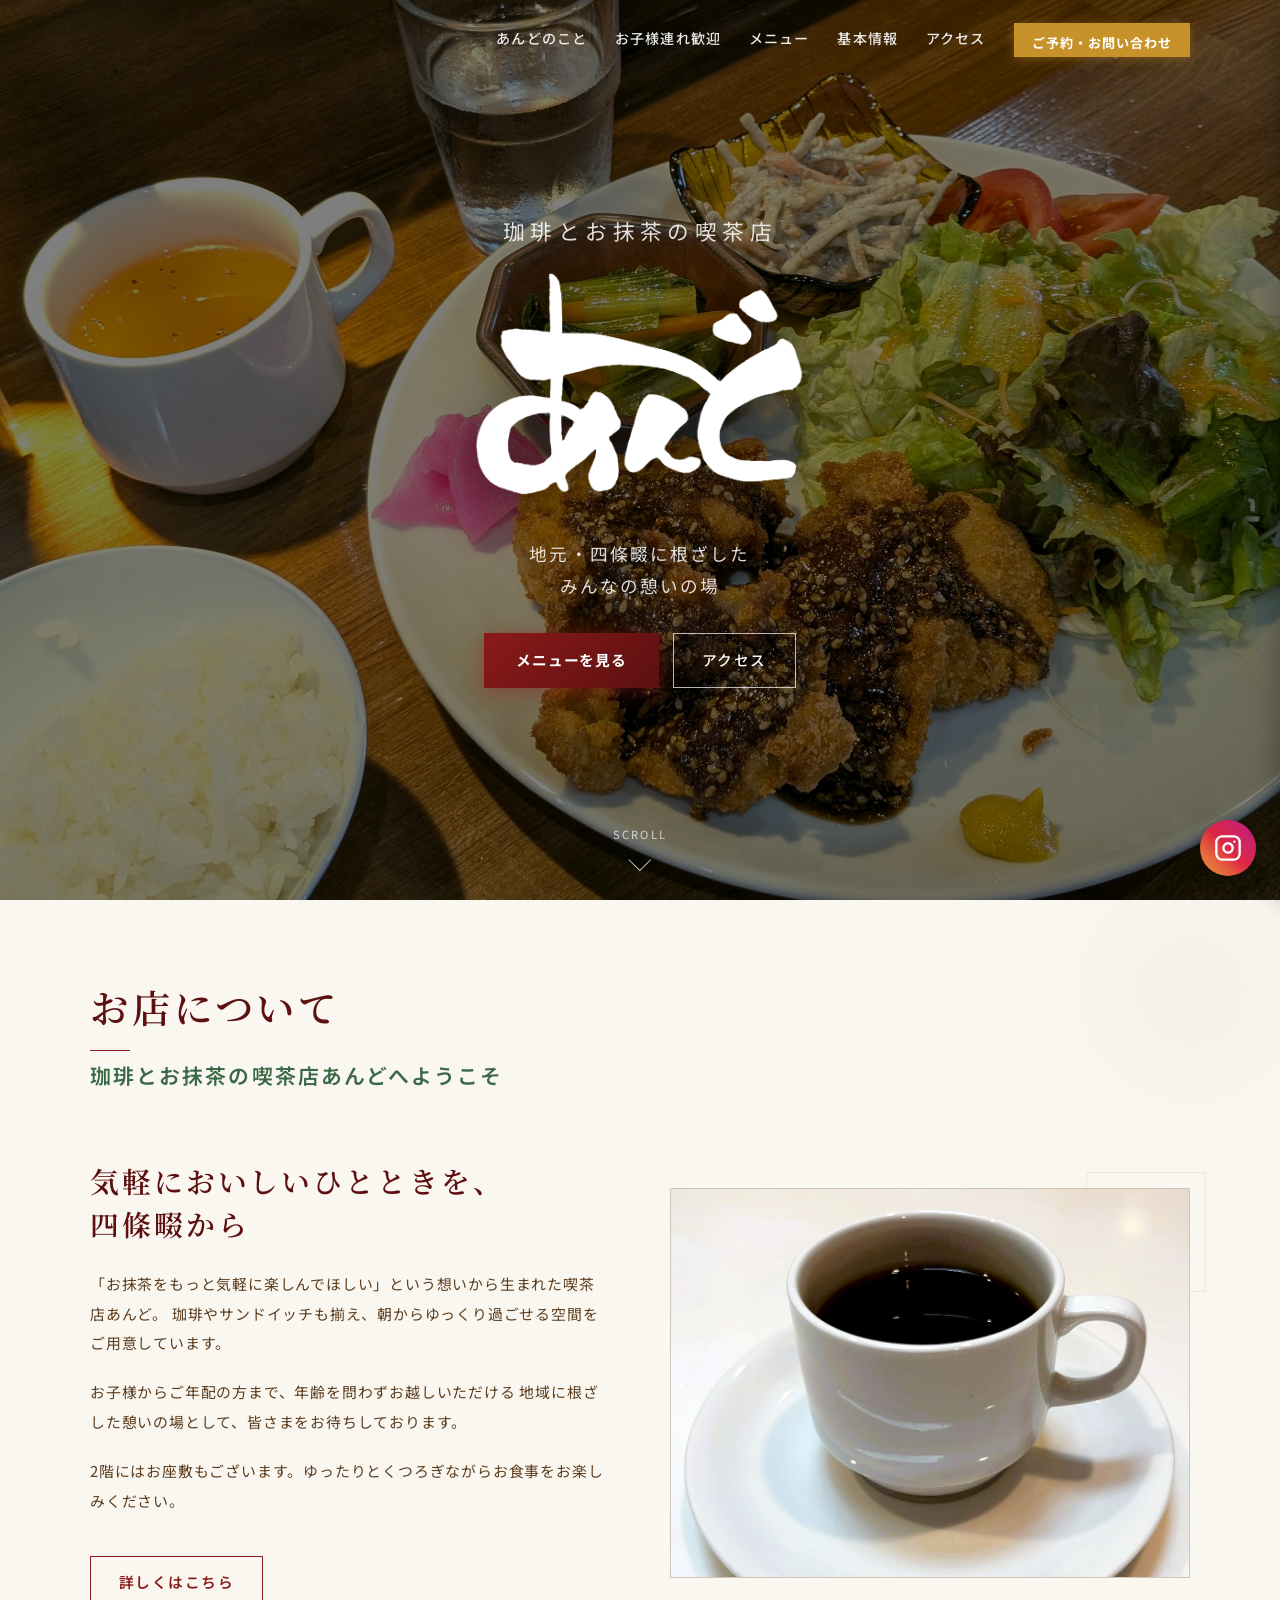
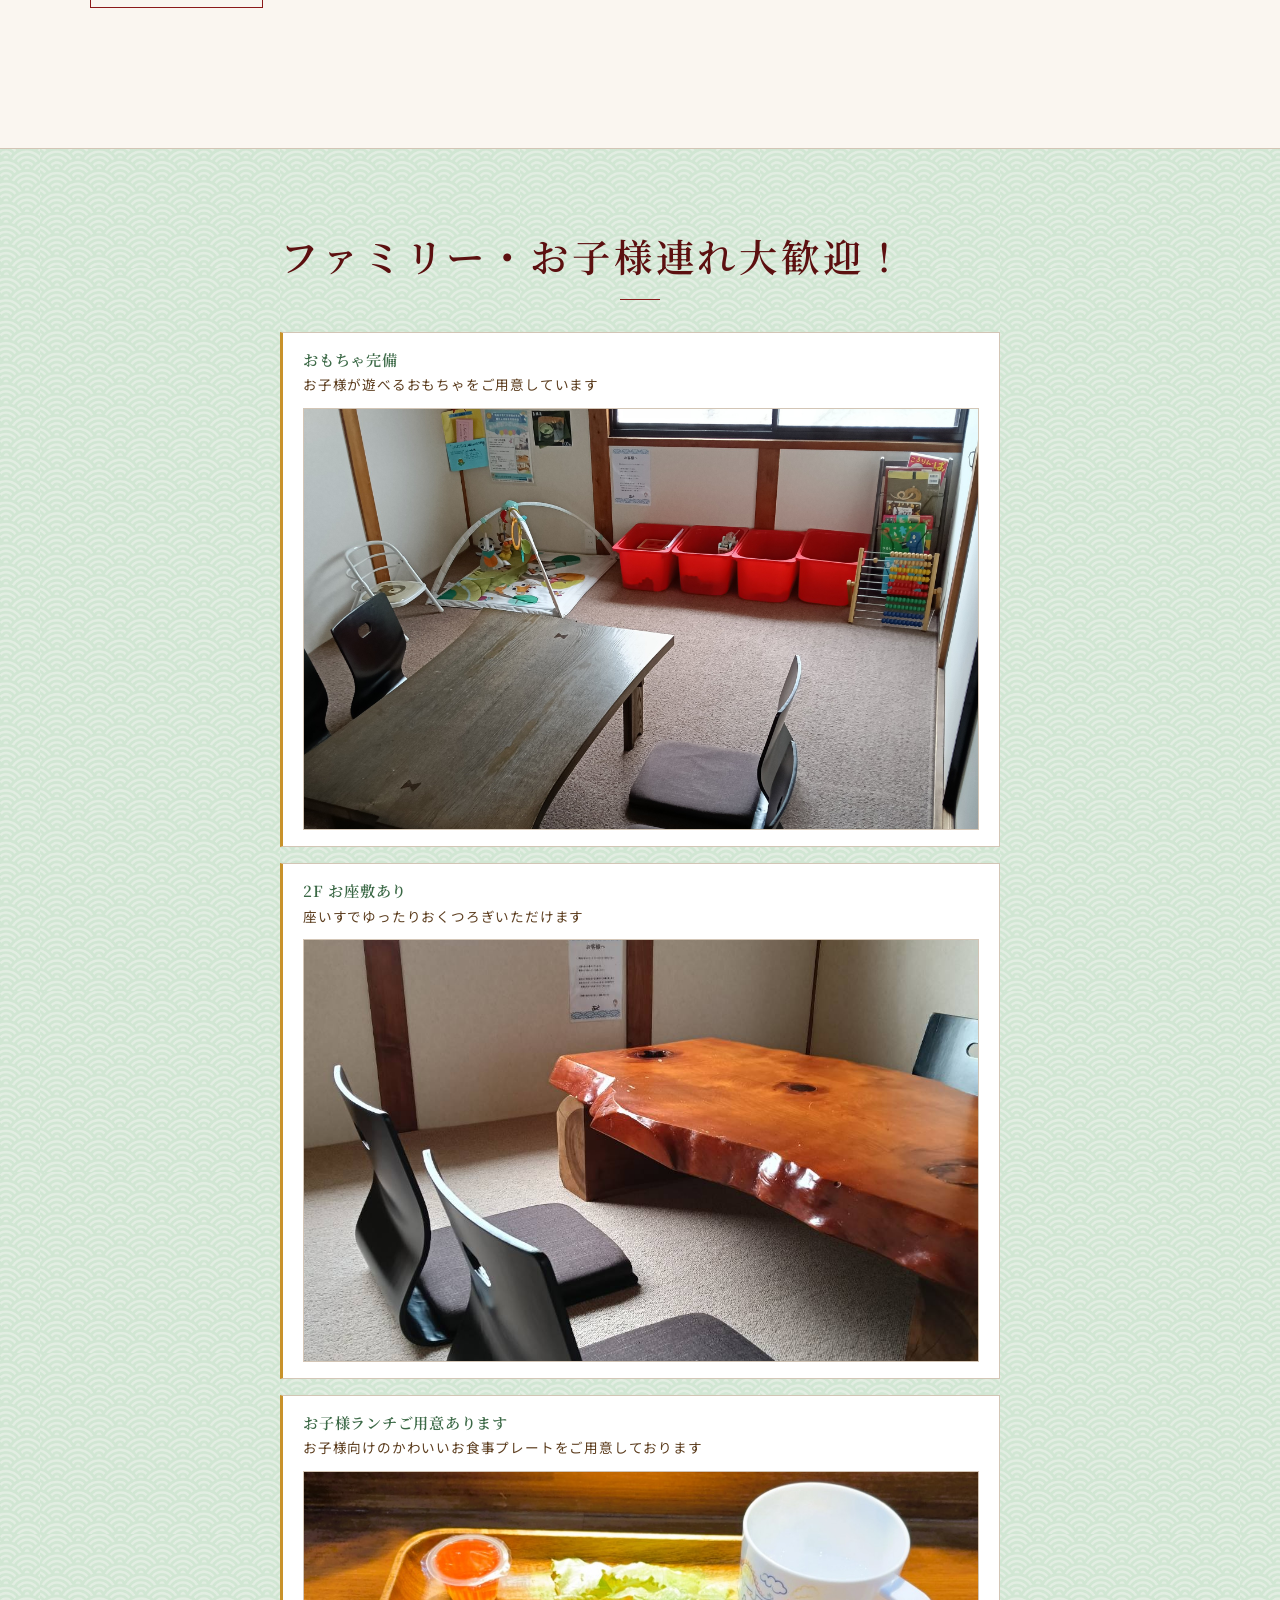
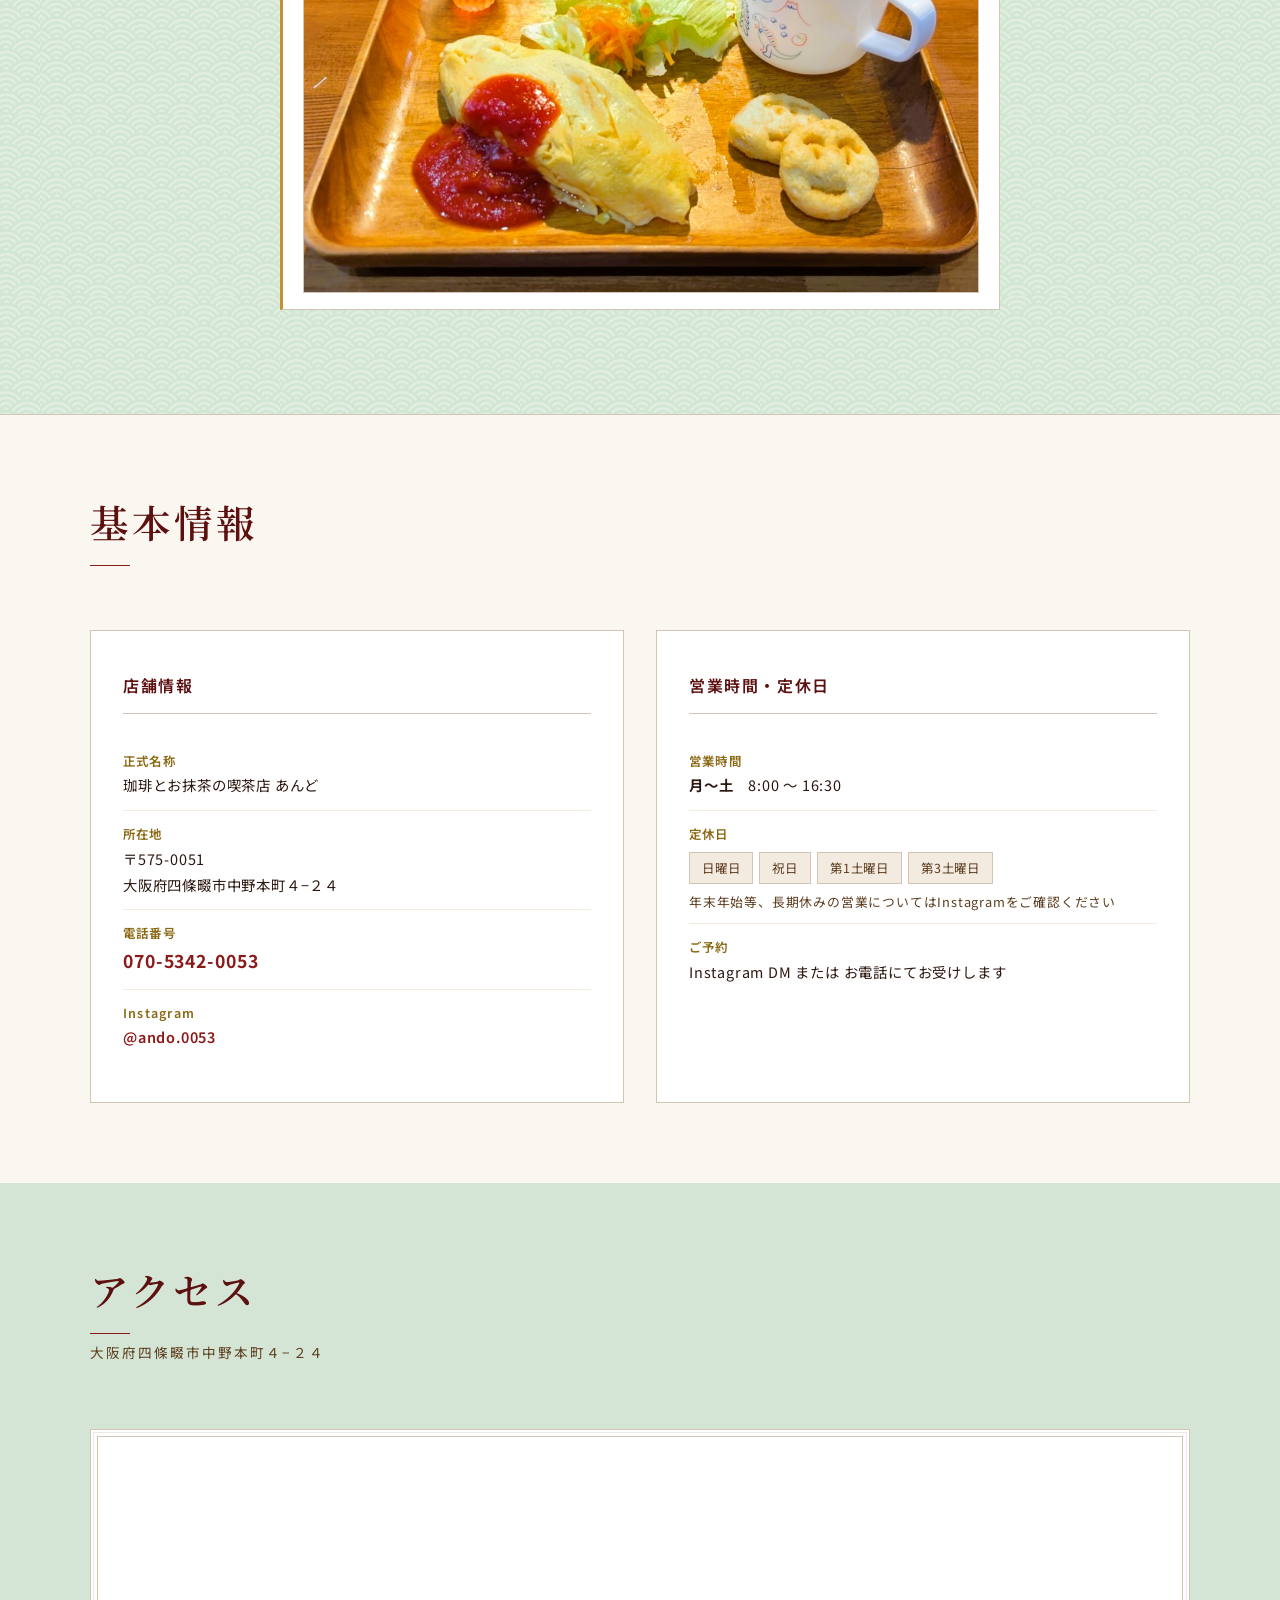
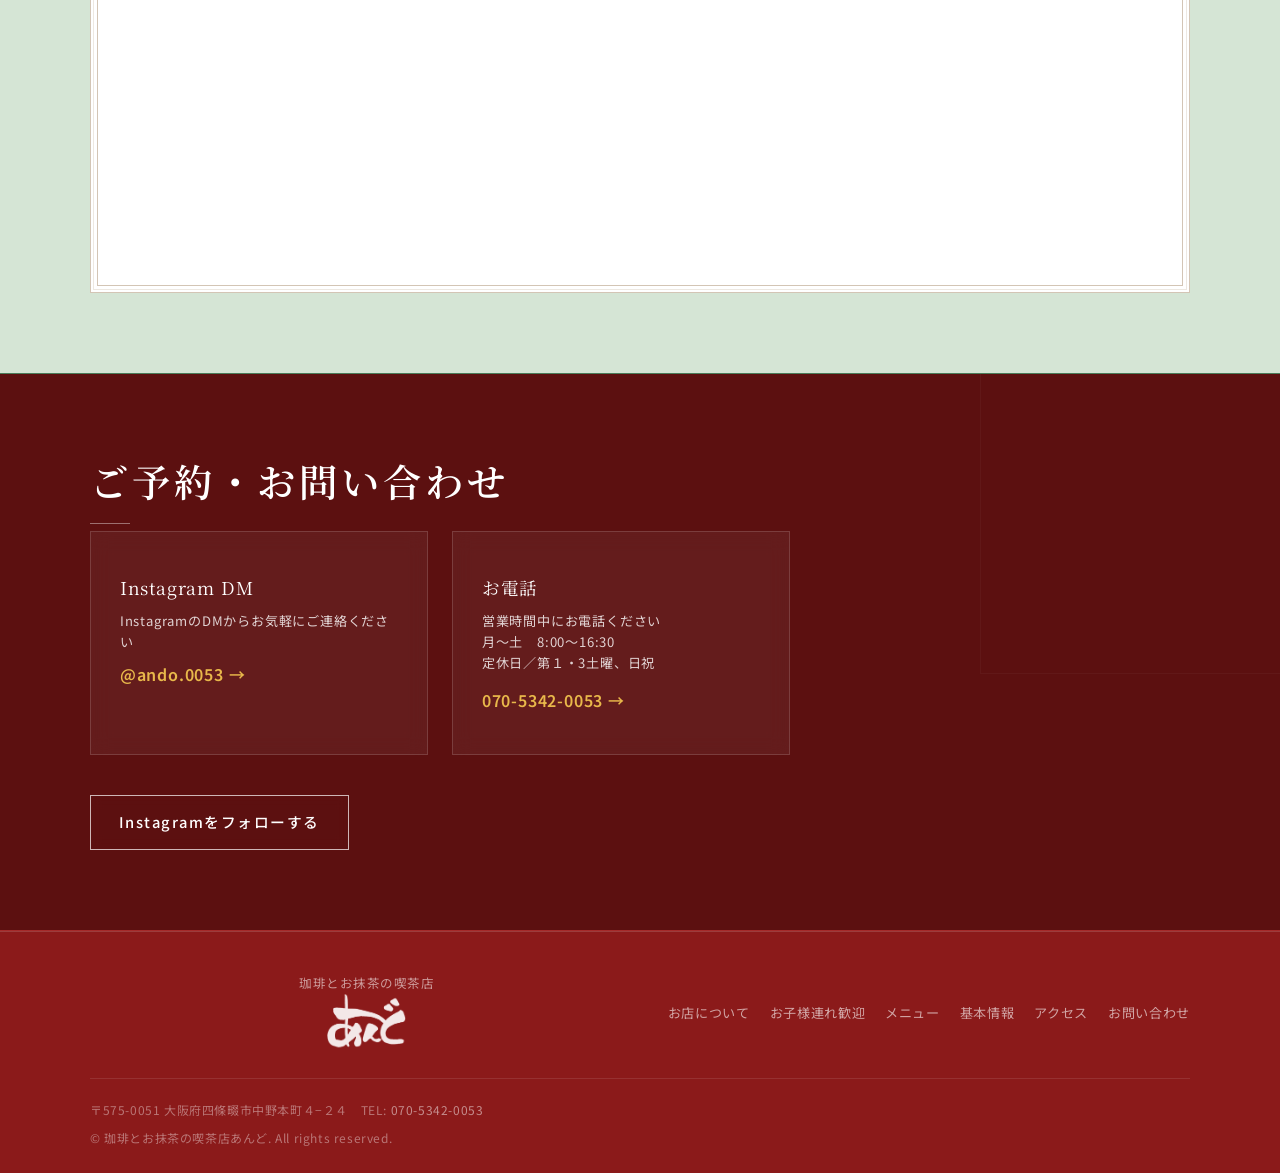
<file: index.html>
<!DOCTYPE html>
<html lang="ja">
<head>
  <meta charset="UTF-8">
  <meta name="viewport" content="width=device-width, initial-scale=1.0">
  <title>珈琲とお抹茶の喫茶店あんど | 大阪府四條畷市</title>
  <meta name="description" content="大阪府四條畷市にある「珈琲とお抹茶の喫茶店あんど」。地元四條畷で生まれ育った幼なじみ2人が営む、アットホームな喫茶店です。モーニング・あんどサンド・お抹茶など幅広いメニューをご用意。お子様連れも大歓迎！">
  <meta name="keywords" content="喫茶店,四條畷,お抹茶,珈琲,モーニング,あんどサンド,カフェ,大阪,子連れ,お座敷">
  <meta property="og:title" content="珈琲とお抹茶の喫茶店あんど">
  <meta property="og:description" content="大阪府四條畷市の地域密着型喫店。お抹茶・珈琲・サンド・モーニング。お子様連れ大歓迎！">
  <meta property="og:type" content="website">
  <link rel="preconnect" href="https://fonts.googleapis.com">
  <link rel="preconnect" href="https://fonts.gstatic.com" crossorigin>
  <link href="https://fonts.googleapis.com/css2?family=Noto+Sans+JP:wght@400;500;600;700&family=Noto+Serif+JP:wght@400;600;700&family=Yuji+Syuku&display=swap" rel="stylesheet">
  <link rel="stylesheet" href="css/style.css">
  <style>
    /* Extra inline tweaks */
    body { opacity: 0; transition: opacity 0.5s ease; }
    body.loaded { opacity: 1; }

    /* Nav active */
    .nav-links a.nav-active { color: var(--gold-light) !important; }
    .nav-links a.nav-active::after { width: 100% !important; }

    /* Phone link */
    #info-phone {
      color: var(--red) !important;
      font-weight: 700;
      font-size: 1.1rem;
      letter-spacing: 0.05em;
    }

    /* Opening badge */
    .open-badge {
      display: inline-flex;
      align-items: center;
      gap: 8px;
      background: transparent;
      border: 1px solid var(--border-color);
      color: var(--gold-light);
      font-size: 0.78rem;
      padding: 4px 12px;
      border-radius: 0;
      letter-spacing: 0.15em;
      margin-bottom: 1rem;
    }

    /* Section accent line */
    .accent-seigaiha {
      width: 100%;
      height: 40px;
      background-image: url("data:image/svg+xml,%3Csvg xmlns='http://www.w3.org/2000/svg' width='40' height='20'%3E%3Cpath d='M0 20 Q10 0 20 20 Q30 0 40 20' fill='none' stroke='%234A7C59' stroke-width='1.5' opacity='0.3'/%3E%3C/svg%3E");
      background-repeat: repeat-x;
      background-size: 40px 20px;
      margin: 0 auto;
    }

    /* Plate combination tag */
    .combo-badge {
      display: inline-flex;
      align-items: center;
      gap: 6px;
      background: var(--gold);
      color: #fff;
      padding: 6px 12px;
      border-radius: 0;
      font-size: 0.8rem;
      font-weight: 500;
      letter-spacing: 0.05em;
    }

    /* Seasonal badge */
    .seasonal-note {
      display: inline-flex;
      align-items: center;
      gap: 6px;
      background: var(--green-pale);
      border: 1px solid var(--green);
      color: var(--green);
      font-size: 0.8rem;
      padding: 4px 10px;
      border-radius: 0;
      font-weight: 600;
      margin-bottom: 8px;
    }
  </style>
</head>
<body>
<!-- ===== MOBILE NAV ===== -->
<nav id="mobileNav" class="mobile-nav" role="navigation" aria-label="モバイルナビゲーション">
  <button id="mobileNavClose" class="close-btn" aria-label="メニューを閉じる">✕</button>
  <a href="#hero">トップ</a>
  <a href="about.html">お店について</a>
  <a href="#children">お子様連れ歓迎</a>
  <a href="menu.html">メニュー</a>
  <a href="#info">基本情報</a>
  <a href="#access">アクセス</a>
  <a href="#contact">お問い合わせ</a>
</nav>

<!-- ===== HEADER ===== -->
<header id="header">
  <div class="container nav-inner">
    <a href="#hero" class="nav-logo">
      <img src="img/ロゴ2.png" alt="あんど" class="nav-logo-img">
    </a>
    <nav class="nav-links" role="navigation" aria-label="メインナビゲーション">
      <a href="about.html">あんどのこと</a>
      <a href="#children">お子様連れ歓迎</a>
      <a href="menu.html">メニュー</a>
      <a href="#info">基本情報</a>
      <a href="#access">アクセス</a>
      <a href="#contact" class="nav-cta">ご予約・お問い合わせ</a>
    </nav>
    <button id="hamburger" class="hamburger" aria-label="メニューを開く" aria-expanded="false">
      <span></span><span></span><span></span>
    </button>
  </div>
</header>

<!-- ===== HERO ===== -->
<section id="hero" aria-label="トップ">
  <div class="hero-bg slider-container" id="hero-slider">
    <img src="img/HERO1.jpg" alt="あんどの様子 1" class="slide active">
    <img src="img/HERO2.jpg" alt="あんどの様子 2" class="slide">
    <img src="img/HERO3.jpg" alt="あんどの様子 3" class="slide">
    <img src="img/HERO4.jpg" alt="あんどの様子 4" class="slide">
    <img src="img/HERO5.jpg" alt="あんどの様子 5" class="slide">
    <img src="img/HERO6.jpg" alt="あんどの様子 6" class="slide">
    <img src="img/HERO7.jpg" alt="あんどの様子 7" class="slide">
  </div>
  <div class="hero-overlay" aria-hidden="true"></div>
  <div class="hero-content">
    <p class="hero-title-sub">珈琲とお抹茶の喫茶店</p>
    <h1 class="hero-title-main"><img src="img/ロゴ2.png" alt="あんど" class="hero-logo-img"></h1>
    <p class="hero-tagline">
      地元・四條畷に根ざした<br>
      みんなの憩いの場
    </p>
    <div class="hero-cta-group">
      <a href="menu.html?tab=food" class="btn-primary ripple-btn" id="hero-menu-btn">
        <span>メニューを見る</span>
      </a>
      <a href="#access" class="btn-secondary ripple-btn" id="hero-access-btn">
        <span>アクセス</span>
      </a>
    </div>
  </div>
  <div class="hero-scroll" aria-hidden="true">
    <span>SCROLL</span>
    <div class="scroll-arrow"></div>
  </div>
</section>

<!-- ===== CONCEPT ===== -->
<section id="concept">
  <div class="container">
    <h2 class="section-title reveal">お店について</h2>
    <p class="section-sub reveal delay-1">珈琲とお抹茶の喫茶店あんどへようこそ</p>

    <div class="concept-grid">
      <div class="concept-text reveal-left">
        <h2>
          気軽においしいひとときを、<br>
          四條畷から
        </h2>
        <div class="concept-mobile-slider slider-container" id="concept-mobile-slider">
          <img src="img/HERO2.jpg" alt="お抹茶" class="slide active">
          <img src="img/コーヒー.png" alt="コーヒー" class="slide">
        </div>
        <p>
          「お抹茶をもっと気軽に楽しんでほしい」という想いから生まれた喫茶店あんど。
          珈琲やサンドイッチも揃え、朝からゆっくり過ごせる空間をご用意しています。
        </p>
        <p>
          お子様からご年配の方まで、年齢を問わずお越しいただける
          地域に根ざした憩いの場として、皆さまをお待ちしております。
        </p>
        <p>
          2階にはお座敷もございます。ゆったりとくつろぎながらお食事をお楽しみください。
        </p>
        <div style="margin-top: 2.5rem;">
          <a href="about.html" class="btn-outline-red ripple-btn" id="concept-detail-btn">
            <span>詳しくはこちら</span>
          </a>
        </div>
      </div>
      <div class="concept-image-wrap reveal-right">
        <div class="concept-image-slider slider-container" id="concept-image-slider">
          <img src="img/HERO2.jpg" alt="お抹茶" class="slide active">
          <img src="img/コーヒー.png" alt="コーヒー" class="slide">
        </div>
        <div class="concept-deco" aria-hidden="true"></div>
      </div>
    </div>
  </div>
</section>

<!-- ===== CHILDREN WELCOME ===== -->
<section id="children" aria-labelledby="children-heading">
  <div class="container">
    <div class="children-wrap reveal">
      <h2 id="children-heading" class="section-title" style="margin-bottom:2rem;">
        ファミリー・お子様連れ大歓迎！
      </h2>

      <div class="children-list">
        <div class="children-item">
          <div class="children-item-text">
            <h4>おもちゃ完備</h4>
            <p>お子様が遊べるおもちゃをご用意しています</p>
            <img src="img/店内2.jpg" alt="あんど おもちゃ完備" class="children-item-img">
          </div>
        </div>
        <div class="children-item">
          <div class="children-item-text">
            <h4>2F お座敷あり</h4>
            <p>座いすでゆったりおくつろぎいただけます</p>
            <img src="img/店内3.jpg" alt="あんど 2F お座敷あり" class="children-item-img">
          </div>
        </div>
        <div class="children-item">
          <div class="children-item-text">
            <h4>お子様ランチご用意あります</h4>
            <p>お子様向けのかわいいお食事プレートをご用意しております</p>
            <img src="img/お子様ランチ.jpg" alt="あんど お子様ランチ" class="children-item-img">
          </div>
        </div>
      </div>
    </div>
  </div>
</section>

<!-- ===== INFO ===== -->
<section id="info" aria-labelledby="info-heading">
  <div class="container">
    <h2 id="info-heading" class="section-title reveal" style="margin-bottom: 4rem;">基本情報</h2>

    <div class="info-grid">
      <div class="info-card reveal delay-1">
        <div class="info-card-title">
          店舗情報
        </div>

        <div class="info-row">
          <div>
            <div class="info-row-label">正式名称</div>
            <div class="info-row-value">珈琲とお抹茶の喫茶店 あんど</div>
          </div>
        </div>

        <div class="info-row">
          <div>
            <div class="info-row-label">所在地</div>
            <div class="info-row-value">
              〒575-0051<br>
              大阪府四條畷市中野本町４−２４
            </div>
          </div>
        </div>

        <div class="info-row">
          <div>
            <div class="info-row-label">電話番号</div>
            <div class="info-row-value">
              <a href="tel:07053420053" id="info-phone">070-5342-0053</a>
            </div>
          </div>
        </div>

        <div class="info-row">
          <div>
            <div class="info-row-label">Instagram</div>
            <div class="info-row-value">
              <a href="https://www.instagram.com/ando.0053/" target="_blank" rel="noopener noreferrer" id="info-instagram">
                @ando.0053
              </a>
            </div>
          </div>
        </div>

      </div>

      <div class="info-card reveal delay-2">
        <div class="info-card-title">
          営業時間・定休日
        </div>

        <div class="info-row">
          <div>
            <div class="info-row-label">営業時間</div>
            <div class="info-row-value">
              <strong>月〜土</strong>　8:00 〜 16:30
            </div>
          </div>
        </div>

        <div class="info-row">
          <div>
            <div class="info-row-label">定休日</div>
            <div class="info-row-value">
              <div class="holiday-badges">
                <span class="holiday-badge">日曜日</span>
                <span class="holiday-badge">祝日</span>
                <span class="holiday-badge">第1土曜日</span>
                <span class="holiday-badge">第3土曜日</span>
              </div>
              <div class="info-note" style="margin-top: 8px; font-size: 0.8rem; color: var(--text-mid); line-height: 1.5;">
                年末年始等、長期休みの営業についてはInstagramをご確認ください
              </div>
            </div>
          </div>
        </div>

        <div class="info-row">
          <div>
            <div class="info-row-label">ご予約</div>
            <div class="info-row-value">
              Instagram DM または お電話にてお受けします
            </div>
          </div>
        </div>



      </div>
    </div>
  </div>
</section>

<!-- ===== ACCESS / MAP ===== -->
<section id="access" aria-labelledby="access-heading">
  <div class="container">
    <h2 id="access-heading" class="section-title reveal">アクセス</h2>
    <p class="section-sub reveal delay-1">大阪府四條畷市中野本町４−２４</p>

    <div class="map-wrap reveal delay-2">
      <iframe
        id="google-map"
        title="珈琲とお抹茶の喫茶店あんど の地図"
        src="https://www.google.com/maps/embed?pb=!1m18!1m12!1m3!1d812.6714494614178!2d135.64730986956965!3d34.73861069864316!2m3!1f0!2f0!3f0!3m2!1i1024!2i768!4f13.1!3m3!1m2!1s0x0%3A0x34c6f0d50be233c4!2z5ZCO6Iy25YWt44KT5YSJ!5e0!3m2!1sja!2sjp!4v1718000000000!5m2!1sja!2sjp"
        allowfullscreen
        loading="lazy"
        referrerpolicy="no-referrer-when-downgrade">
      </iframe>
    </div>


  </div>
</section>

<!-- ===== CONTACT / SNS ===== -->
<section id="contact" aria-labelledby="contact-heading">
  <div class="container contact-inner">
    <h2 id="contact-heading" class="section-title reveal">ご予約・お問い合わせ</h2>

    <div class="contact-cards reveal delay-2">
      <a href="https://www.instagram.com/ando.0053/" target="_blank" rel="noopener noreferrer" class="contact-card" id="contact-instagram">
        <div class="contact-card-title">Instagram DM</div>
        <div class="contact-card-sub">
          InstagramのDMからお気軽にご連絡ください
        </div>
        <div class="contact-instagram-link">
          @ando.0053 →
        </div>
      </a>

      <a href="tel:07053420053" class="contact-card" id="contact-phone">
        <div class="contact-card-title">お電話</div>
        <div class="contact-card-sub">
          営業時間中にお電話ください<br>
          月〜土　8:00〜16:30<br>
          定休日／第１・3土曜、日祝
        </div>
        <div class="contact-instagram-link" style="margin-top:0.8rem;">
          070-5342-0053 →
        </div>
      </a>
    </div>

    <div class="reveal delay-3" style="text-align:left;">
      <a href="https://www.instagram.com/ando.0053/" target="_blank" rel="noopener noreferrer" class="btn-secondary" id="contact-ig-btn" style="display:inline-flex;">
        <span>Instagramをフォローする</span>
      </a>
    </div>
  </div>
</section>

<!-- ===== FOOTER ===== -->
<footer id="footer" aria-label="フッター">
  <div class="container">
    <div class="footer-inner">
      <div class="footer-brand">
        <div class="footer-name">珈琲とお抹茶の喫茶店</div>
        <img src="img/ロゴ2.png" alt="あんど" class="footer-logo-img">
      </div>
      <nav class="footer-links" aria-label="フッターナビゲーション">
        <a href="about.html">お店について</a>
        <a href="#children">お子様連れ歓迎</a>
        <a href="menu.html">メニュー</a>
        <a href="#info">基本情報</a>
        <a href="#access">アクセス</a>
        <a href="#contact">お問い合わせ</a>
      </nav>
    </div>
    <div class="footer-copy">
      <p class="footer-info-text">
        <span>〒575-0051 大阪府四條畷市中野本町４−２４</span>
        <span class="footer-tel-separator">　</span>
        <span class="footer-tel-wrap">TEL: <a href="tel:07053420053" style="color:rgba(255,255,255,0.5);">070-5342-0053</a></span>
      </p>
      <p style="margin-top:6px;">&copy; 珈琲とお抹茶の喫茶店あんど. All rights reserved.</p>
    </div>
  </div>
</footer>

<script src="js/main.js"></script>

<!-- 画面右下固定のInstagramボタン -->
<a href="https://www.instagram.com/ando.0053/" target="_blank" rel="noopener noreferrer" class="fixed-instagram-btn" aria-label="Instagramを開く">
  <svg xmlns="http://www.w3.org/2000/svg" viewBox="0 0 24 24" class="instagram-icon">
    <rect x="2" y="2" width="20" height="20" rx="5" ry="5"></rect>
    <path d="M16 11.37A4 4 0 1 1 12.63 8 4 4 0 0 1 16 11.37z"></path>
    <line x1="17.5" y1="6.5" x2="17.51" y2="6.5"></line>
  </svg>
</a>

</body>
</html>
</file>
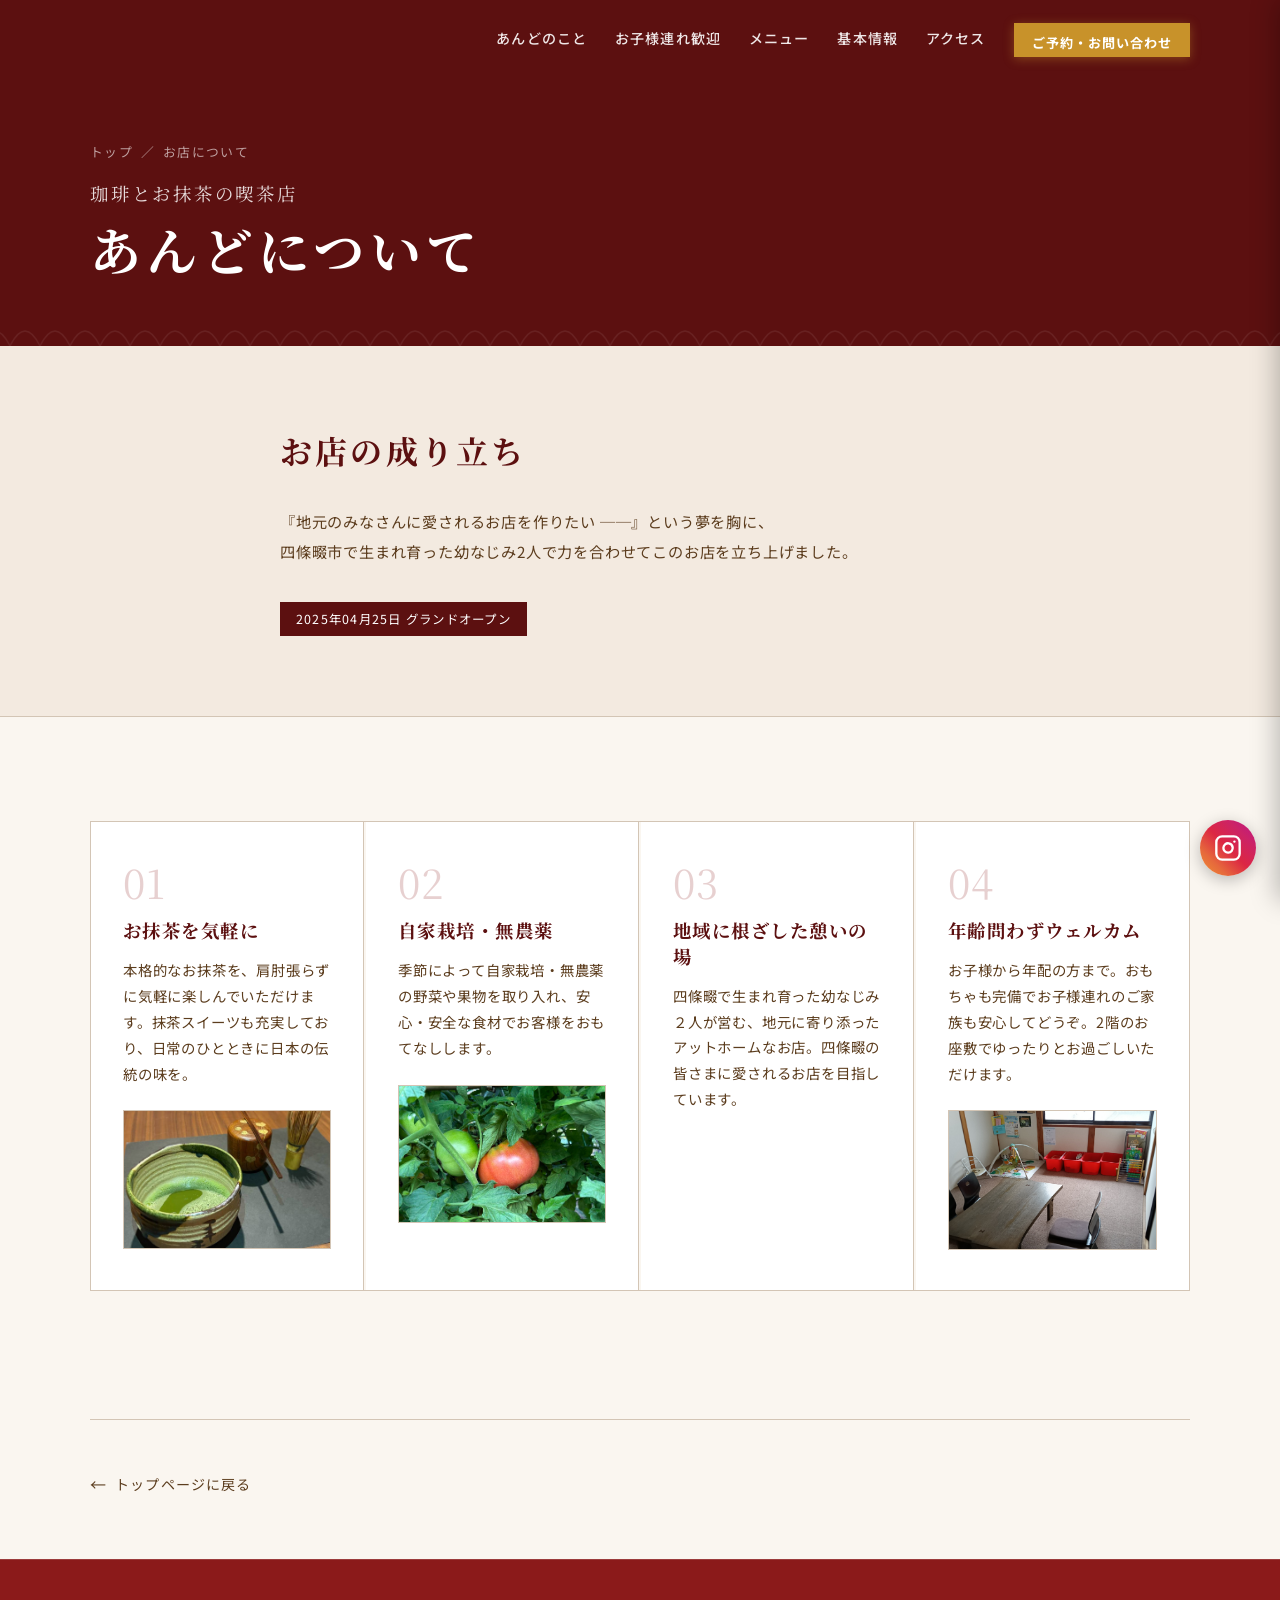
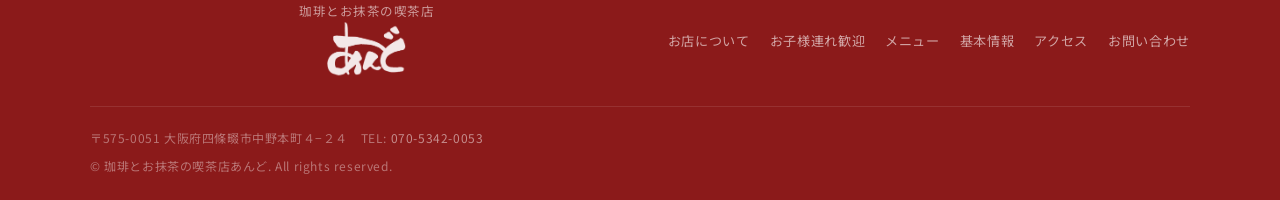
<file: about.html>
<!DOCTYPE html>
<html lang="ja">
<head>
  <meta charset="UTF-8">
  <meta name="viewport" content="width=device-width, initial-scale=1.0">
  <title>お店について | 珈琲とお抹茶の喫茶店あんど</title>
  <meta name="description" content="四條畷生まれの幼なじみ2人が営む「珈琲とお抹茶の喫茶店あんど」のお店について。お抹茶を気軽に、地域に根ざした憩いの場として皆さまをお待ちしております。">
  <link rel="preconnect" href="https://fonts.googleapis.com">
  <link rel="preconnect" href="https://fonts.gstatic.com" crossorigin>
  <link href="https://fonts.googleapis.com/css2?family=Noto+Sans+JP:wght@400;500;600;700&family=Noto+Serif+JP:wght@400;600;700&family=Yuji+Syuku&display=swap" rel="stylesheet">
  <link rel="stylesheet" href="css/style.css">
  <style>
    body { opacity: 0; transition: opacity 0.5s ease; }
    body.loaded { opacity: 1; }

    /* ===== PAGE HERO ===== */
    .page-hero {
      background: var(--red-dark);
      padding: 140px 0 60px;
      position: relative;
      overflow: hidden;
    }
    .page-hero::before {
      content: '';
      position: absolute;
      inset: 0;
      background-image: url("data:image/svg+xml,%3Csvg xmlns='http://www.w3.org/2000/svg' width='60' height='30'%3E%3Cpath d='M0 30 Q15 0 30 30 Q45 0 60 30' fill='none' stroke='rgba(255,255,255,0.07)' stroke-width='1.5'/%3E%3C/svg%3E");
      background-repeat: repeat-x;
      background-position: bottom;
      background-size: 60px 30px;
    }
    .page-hero-inner {
      position: relative;
      z-index: 1;
    }
    .page-breadcrumb {
      font-size: 0.8rem;
      color: rgba(255,255,255,0.6);
      letter-spacing: 0.1em;
      margin-bottom: 1.2rem;
    }
    .page-breadcrumb a {
      color: rgba(255,255,255,0.6);
      transition: color 0.3s;
    }
    .page-breadcrumb a:hover { color: var(--gold-light); }
    .page-breadcrumb span { margin: 0 8px; }
    .page-hero-title {
      font-family: var(--font-serif);
      font-size: 1.15rem;
      color: rgba(255,255,255,0.85);
      letter-spacing: 0.15em;
      line-height: 1.3;
      margin-bottom: 0.5rem;
    }
    .page-hero-sub {
      font-family: var(--font-serif);
      font-size: clamp(2rem, 5vw, 3.2rem);
      color: #fff;
      letter-spacing: 0.1em;
      margin-top: 0.5rem;
    }

    /* ===== CONCEPT FEATURES ===== */
    .about-features {
      display: grid;
      grid-template-columns: repeat(4, 1fr);
      gap: 2px;
      margin: 3rem 0;
      border: 1px solid var(--border-color);
    }
    .about-feature {
      padding: 2.5rem 2rem;
      background: #fff;
      border-right: 1px solid var(--border-color);
    }
    .about-feature:last-child { border-right: none; }
    .about-feature-num {
      font-family: var(--font-serif);
      font-size: 2.5rem;
      color: var(--red);
      opacity: 0.2;
      line-height: 1;
      margin-bottom: 1rem;
    }
    .about-feature h3 {
      font-family: var(--font-serif);
      font-size: 1.15rem;
      color: var(--red-dark);
      margin-bottom: 0.8rem;
      letter-spacing: 0.08em;
    }
    .about-feature p {
      font-size: 0.9rem;
      color: var(--text-mid);
      line-height: 1.8;
    }

    /* ===== STORY SECTION ===== */
    .about-story {
      background: var(--cream-dark);
      padding: 80px 0;
      border-top: 1px solid var(--border-color);
    }
    .story-grid {
      max-width: 720px;
      margin: 0 auto;
    }
    .story-label {
      display: inline-block;
      font-size: 0.75rem;
      letter-spacing: 0.2em;
      color: var(--red);
      border: 1px solid var(--red);
      padding: 4px 10px;
      margin-bottom: 1.5rem;
    }
    .story-heading {
      font-family: var(--font-serif);
      font-size: clamp(1.4rem, 3vw, 2rem);
      color: var(--red-dark);
      letter-spacing: 0.1em;
      line-height: 1.5;
      margin-bottom: 2rem;
    }
    .story-body p {
      font-size: 0.95rem;
      color: var(--text-mid);
      line-height: 2;
      margin-bottom: 1.2rem;
    }
    .story-date-badge {
      display: inline-flex;
      align-items: center;
      gap: 8px;
      background: var(--red-dark);
      color: #fff;
      font-size: 0.78rem;
      padding: 6px 16px;
      letter-spacing: 0.1em;
      margin-top: 1rem;
    }

    /* ===== COMMITMENT ===== */
    .about-commitment {
      padding: 80px 0;
      border-top: 1px solid var(--border-color);
    }
    .commitment-content {
      display: grid;
      grid-template-columns: 1.2fr 1fr;
      gap: 4rem;
      align-items: center;
      margin-top: 3rem;
    }
    .commitment-gallery-side {
      max-width: 480px;
      width: 100%;
      margin-left: auto;
    }
    .commitment-text-side {
      text-align: left;
    }
    .commitment-item-label {
      font-size: 0.85rem;
      letter-spacing: 0.25em;
      color: var(--green);
      margin-bottom: 0.8rem;
      font-weight: 600;
    }
    .commitment-text-side h3 {
      font-size: clamp(1.6rem, 3.5vw, 2.2rem);
      color: var(--red-dark);
      margin-bottom: 1.5rem;
      font-weight: 600;
      line-height: 1.4;
    }
    .commitment-text-side p {
      font-size: 0.95rem;
      color: var(--text-mid);
      line-height: 2;
    }
    .commitment-photo-grid {
      display: grid;
      grid-template-columns: 1fr 1fr;
      gap: 16px;
    }
    .commitment-photo {
      position: relative;
      aspect-ratio: 4/3;
      overflow: hidden;
      border: 1px solid var(--border-color);
      padding: 6px;
      background: #fff;
      transition: transform var(--transition), border-color var(--transition);
    }
    .commitment-photo::before {
      content: '';
      position: absolute;
      inset: 2px;
      border: 1px solid rgba(211, 197, 181, 0.4);
      pointer-events: none;
      z-index: 1;
    }
    .commitment-photo img {
      width: 100%;
      height: 100%;
      object-fit: cover;
      transition: transform 0.6s ease;
    }
    .commitment-photo:hover {
      transform: translateY(-4px);
      border-color: var(--green);
    }
    .commitment-photo:hover img {
      transform: scale(1.05);
    }

    /* ===== BACK LINK ===== */
    .back-link-wrap {
      text-align: left;
      padding: 50px 0 60px;
      border-top: 1px solid var(--border-color);
    }
    .back-link {
      display: inline-flex;
      align-items: center;
      gap: 8px;
      font-size: 0.88rem;
      color: var(--text-mid);
      letter-spacing: 0.08em;
      transition: color 0.3s, gap 0.3s;
    }
    .back-link::before {
      content: '←';
      font-size: 1rem;
      transition: transform 0.3s;
    }
    .back-link:hover { color: var(--red); }
    .back-link:hover::before { transform: translateX(-4px); }

    /* ===== RESPONSIVE ===== */
    @media (max-width: 768px) {
      .about-features {
        grid-template-columns: 1fr;
      }
      .about-feature {
        border-right: none;
        border-bottom: 1px solid var(--border-color);
      }
      .about-feature:last-child { border-bottom: none; }
      .commitment-content {
        grid-template-columns: 1fr;
        gap: 3rem;
      }
      .commitment-gallery-side {
        margin: 0 auto;
      }
      .commitment-photo-grid {
        grid-template-columns: 1fr 1fr;
        gap: 12px;
      }
    }
    @media (max-width: 480px) {
      .commitment-photo-grid {
        grid-template-columns: 1fr;
      }
    }
  </style>
</head>
<body>

<!-- ===== MOBILE NAV ===== -->
<nav id="mobileNav" class="mobile-nav" role="navigation" aria-label="モバイルナビゲーション">
  <button id="mobileNavClose" class="close-btn" aria-label="メニューを閉じる">✕</button>
  <a href="index.html">トップ</a>
  <a href="about.html">お店について</a>
  <a href="index.html#children">お子様連れ歓迎</a>
  <a href="menu.html">メニュー</a>
  <a href="index.html#info">基本情報</a>
  <a href="index.html#access">アクセス</a>
  <a href="index.html#contact">お問い合わせ</a>
</nav>

<!-- ===== HEADER ===== -->
<header id="header">
  <div class="container nav-inner">
    <a href="index.html" class="nav-logo">
      <img src="img/ロゴ2.png" alt="あんど" class="nav-logo-img">
    </a>
    <nav class="nav-links" role="navigation" aria-label="メインナビゲーション">
      <a href="about.html">あんどのこと</a>
      <a href="index.html#children">お子様連れ歓迎</a>
      <a href="menu.html">メニュー</a>
      <a href="index.html#info">基本情報</a>
      <a href="index.html#access">アクセス</a>
      <a href="index.html#contact" class="nav-cta">ご予約・お問い合わせ</a>
    </nav>
    <button id="hamburger" class="hamburger" aria-label="メニューを開く" aria-expanded="false">
      <span></span><span></span><span></span>
    </button>
  </div>
</header>

<!-- ===== PAGE HERO ===== -->
<div class="page-hero">
  <div class="container page-hero-inner">
    <div class="page-breadcrumb">
      <a href="index.html">トップ</a><span>／</span>お店について
    </div>
    <p class="page-hero-title">珈琲とお抹茶の喫茶店</p>
    <h1 class="page-hero-sub">あんどについて</h1>
  </div>
</div>

<!-- ===== STORY ===== -->
<div class="about-story" style="border-top: none; border-bottom: 1px solid var(--border-color);">
  <div class="container">
    <div class="story-grid reveal">
      <h2 class="story-heading">お店の成り立ち</h2>
      <div class="story-body">
        <p>
          『地元のみなさんに愛されるお店を作りたい ──』という夢を胸に、<br>
          四條畷市で生まれ育った幼なじみ2人で力を合わせてこのお店を立ち上げました。
        </p>
        <span class="story-date-badge">2025年04月25日 グランドオープン</span>
      </div>
    </div>
  </div>
</div>

<!-- ===== CONCEPT INTRO ===== -->
<section id="about-intro">
  <div class="container">

    <div class="about-features" style="margin-top: 1.5rem;">
      <!-- 01 -->
      <div class="about-feature reveal delay-1">
        <div class="about-feature-num">01</div>
        <h3>お抹茶を気軽に</h3>
        <p>本格的なお抹茶を、肩肘張らずに気軽に楽しんでいただけます。抹茶スイーツも充実しており、日常のひとときに日本の伝統の味を。</p>
        <div class="about-feature-image" style="margin-top: 1.5rem; aspect-ratio: 3/2; overflow: hidden; border: 1px solid var(--border-color);">
          <img src="img/HERO2.jpg" alt="お抹茶" style="width: 100%; height: 100%; object-fit: cover; display: block;">
        </div>
      </div>

      <!-- 02 -->
      <div class="about-feature reveal delay-2">
        <div class="about-feature-num">02</div>
        <h3>自家栽培・無農薬</h3>
        <p>季節によって自家栽培・無農薬の野菜や果物を取り入れ、安心・安全な食材でお客様をおもてなしします。</p>
        <div class="about-feature-image" style="margin-top: 1.5rem; aspect-ratio: 3/2; overflow: hidden; border: 1px solid var(--border-color);">
          <div class="slider-container" id="farm-slider">
            <img src="img/無農薬1.jpg" alt="自家栽培・無農薬 1" class="slide active">
            <img src="img/無農薬2.jpg" alt="自家栽培・無農薬 2" class="slide">
            <img src="img/無農薬3.jpg" alt="自家栽培・無農薬 3" class="slide">
            <img src="img/無農薬4.jpg" alt="自家栽培・無農薬 4" class="slide">
          </div>
        </div>
      </div>

      <!-- 03 -->
      <div class="about-feature reveal delay-3">
        <div class="about-feature-num">03</div>
        <h3>地域に根ざした憩いの場</h3>
        <p>四條畷で生まれ育った幼なじみ２人が営む、地元に寄り添ったアットホームなお店。四條畷の皆さまに愛されるお店を目指しています。</p>
      </div>

      <!-- 04 -->
      <div class="about-feature reveal delay-4">
        <div class="about-feature-num">04</div>
        <h3>年齢問わずウェルカム</h3>
        <p>お子様から年配の方まで。おもちゃも完備でお子様連れのご家族も安心してどうぞ。2階のお座敷でゆったりとお過ごしいただけます。</p>
        <div class="about-feature-image" style="margin-top: 1.5rem; aspect-ratio: 3/2; overflow: hidden; border: 1px solid var(--border-color);">
          <div class="slider-container" id="shop-slider">
            <img src="img/店内2.jpg" alt="店内2" class="slide active">
            <img src="img/店内3.jpg" alt="店内3" class="slide">
          </div>
        </div>
      </div>
    </div>
  </div>
</section>



<!-- ===== BACK LINK ===== -->
<div class="container back-link-wrap">
  <a href="index.html" class="back-link" id="back-to-top">トップページに戻る</a>
</div>

<!-- ===== FOOTER ===== -->
<footer id="footer" aria-label="フッター">
  <div class="container">
    <div class="footer-inner">
      <div class="footer-brand">
        <div class="footer-name">珈琲とお抹茶の喫茶店</div>
        <img src="img/ロゴ2.png" alt="あんど" class="footer-logo-img">
      </div>
      <nav class="footer-links" aria-label="フッターナビゲーション">
        <a href="about.html">お店について</a>
        <a href="index.html#children">お子様連れ歓迎</a>
        <a href="menu.html">メニュー</a>
        <a href="index.html#info">基本情報</a>
        <a href="index.html#access">アクセス</a>
        <a href="index.html#contact">お問い合わせ</a>
      </nav>
    </div>
    <div class="footer-copy">
      <p class="footer-info-text">
        <span>〒575-0051 大阪府四條畷市中野本町４−２４</span>
        <span class="footer-tel-separator">　</span>
        <span class="footer-tel-wrap">TEL: <a href="tel:07053420053" style="color:rgba(255,255,255,0.5);">070-5342-0053</a></span>
      </p>
      <p style="margin-top:6px;">&copy; 珈琲とお抹茶の喫茶店あんど. All rights reserved.</p>
    </div>
  </div>
</footer>

<script>
  // Fade in on load
  window.addEventListener('load', () => {
    document.body.classList.add('loaded');
  });

  // Scroll header
  const header = document.getElementById('header');
  window.addEventListener('scroll', () => {
    header.classList.toggle('scrolled', window.scrollY > 50);
  });

  // Hamburger
  const hamburger = document.getElementById('hamburger');
  const mobileNav = document.getElementById('mobileNav');
  const mobileNavClose = document.getElementById('mobileNavClose');
  if (hamburger && mobileNav) {
    hamburger.addEventListener('click', () => {
      mobileNav.classList.add('open');
      hamburger.setAttribute('aria-expanded', 'true');
    });
    mobileNavClose.addEventListener('click', () => {
      mobileNav.classList.remove('open');
      hamburger.setAttribute('aria-expanded', 'false');
    });
    mobileNav.querySelectorAll('a').forEach(a => {
      a.addEventListener('click', () => {
        mobileNav.classList.remove('open');
        hamburger.setAttribute('aria-expanded', 'false');
      });
    });
  }

  // Scroll reveal
  const revealEls = document.querySelectorAll('.reveal, .reveal-left, .reveal-right');
  const observer = new IntersectionObserver((entries) => {
    entries.forEach(entry => {
      if (entry.isIntersecting) {
        entry.target.classList.add('visible');
        observer.unobserve(entry.target);
      }
    });
  }, { threshold: 0.12 });
  revealEls.forEach(el => observer.observe(el));

  // Sliders for feature cards
  function initMenuSlider(sliderId) {
    const container = document.getElementById(sliderId);
    if (!container) return;
    
    const slides = container.querySelectorAll('.slide');
    if (slides.length <= 1) return;
    
    let currentIdx = 0;
    
    setInterval(() => {
      slides[currentIdx].classList.remove('active');
      currentIdx = (currentIdx + 1) % slides.length;
      slides[currentIdx].classList.add('active');
    }, 5000);
  }
  initMenuSlider('farm-slider');
  initMenuSlider('shop-slider');
</script>

<!-- 画面右下固定のInstagramボタン -->
<a href="https://www.instagram.com/ando.0053/" target="_blank" rel="noopener noreferrer" class="fixed-instagram-btn" aria-label="Instagramを開く">
  <svg xmlns="http://www.w3.org/2000/svg" viewBox="0 0 24 24" class="instagram-icon">
    <rect x="2" y="2" width="20" height="20" rx="5" ry="5"></rect>
    <path d="M16 11.37A4 4 0 1 1 12.63 8 4 4 0 0 1 16 11.37z"></path>
    <line x1="17.5" y1="6.5" x2="17.51" y2="6.5"></line>
  </svg>
</a>

</body>
</html>
</file>
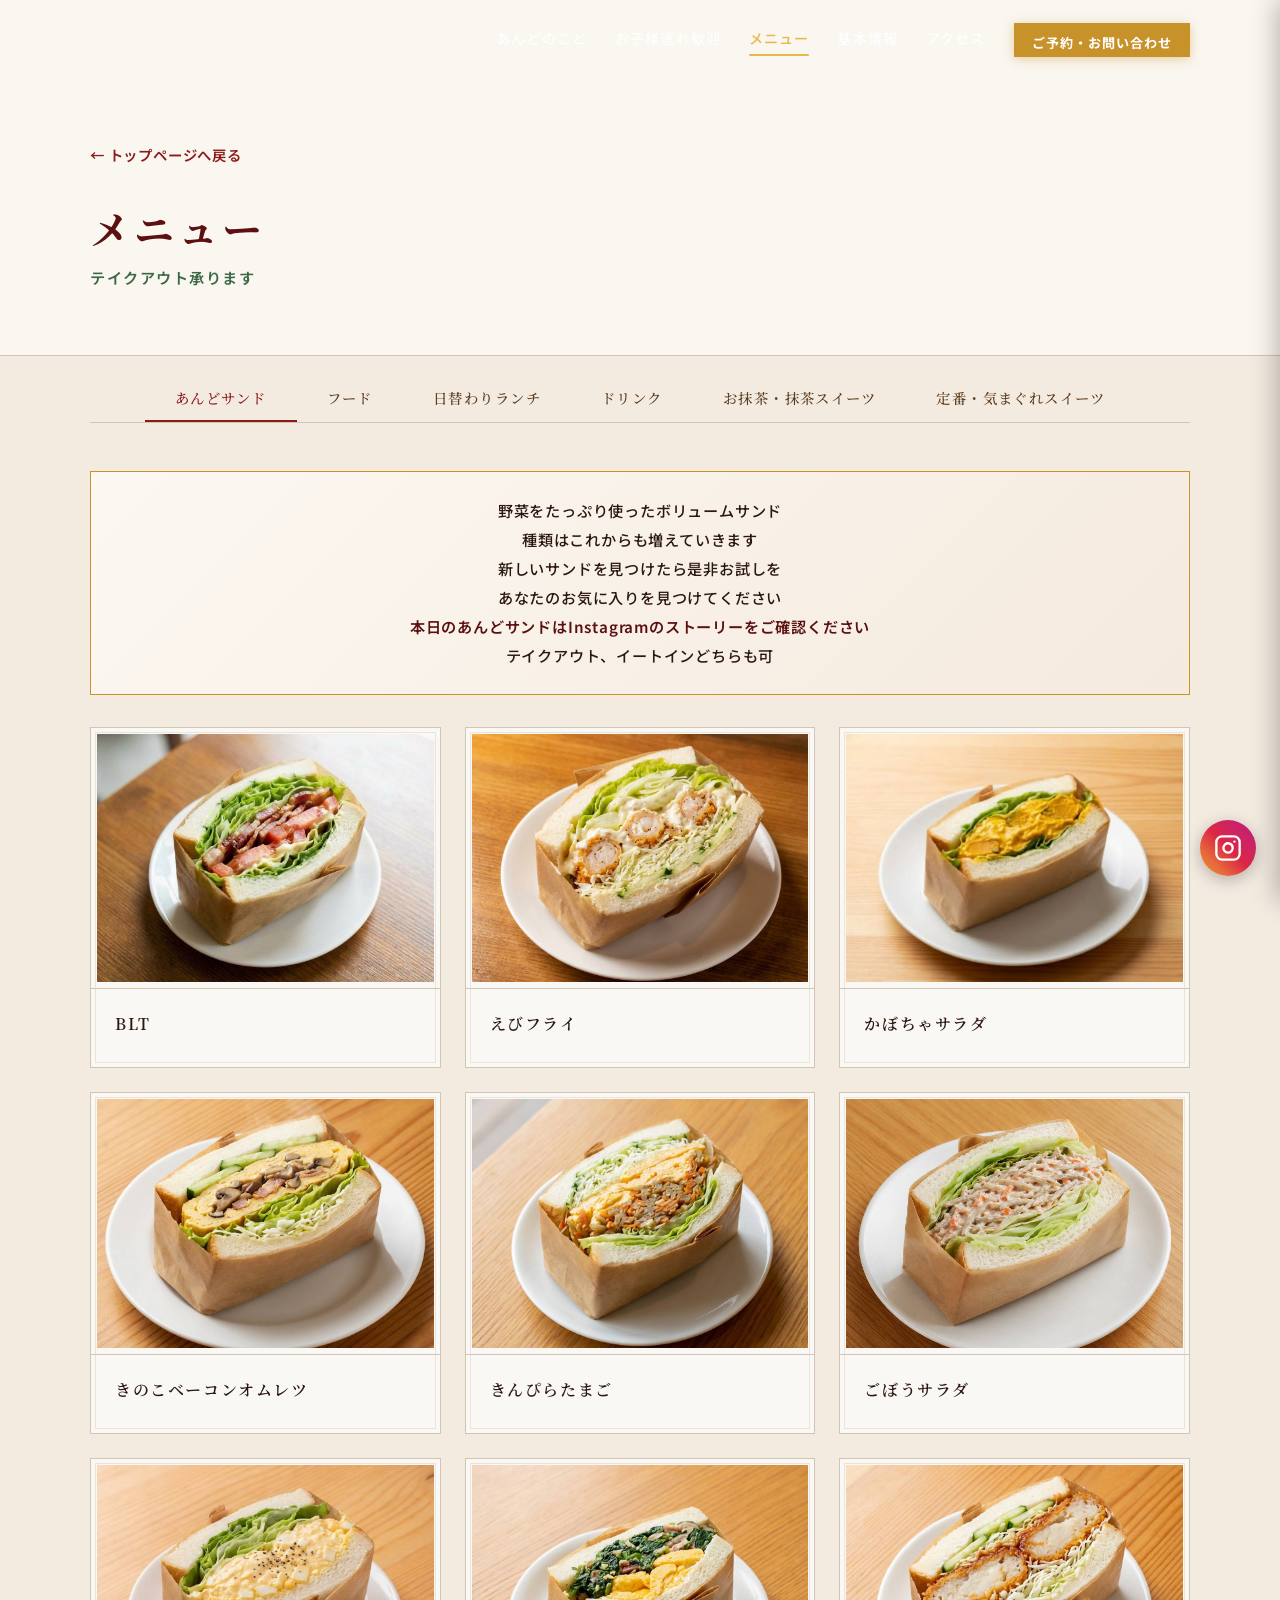
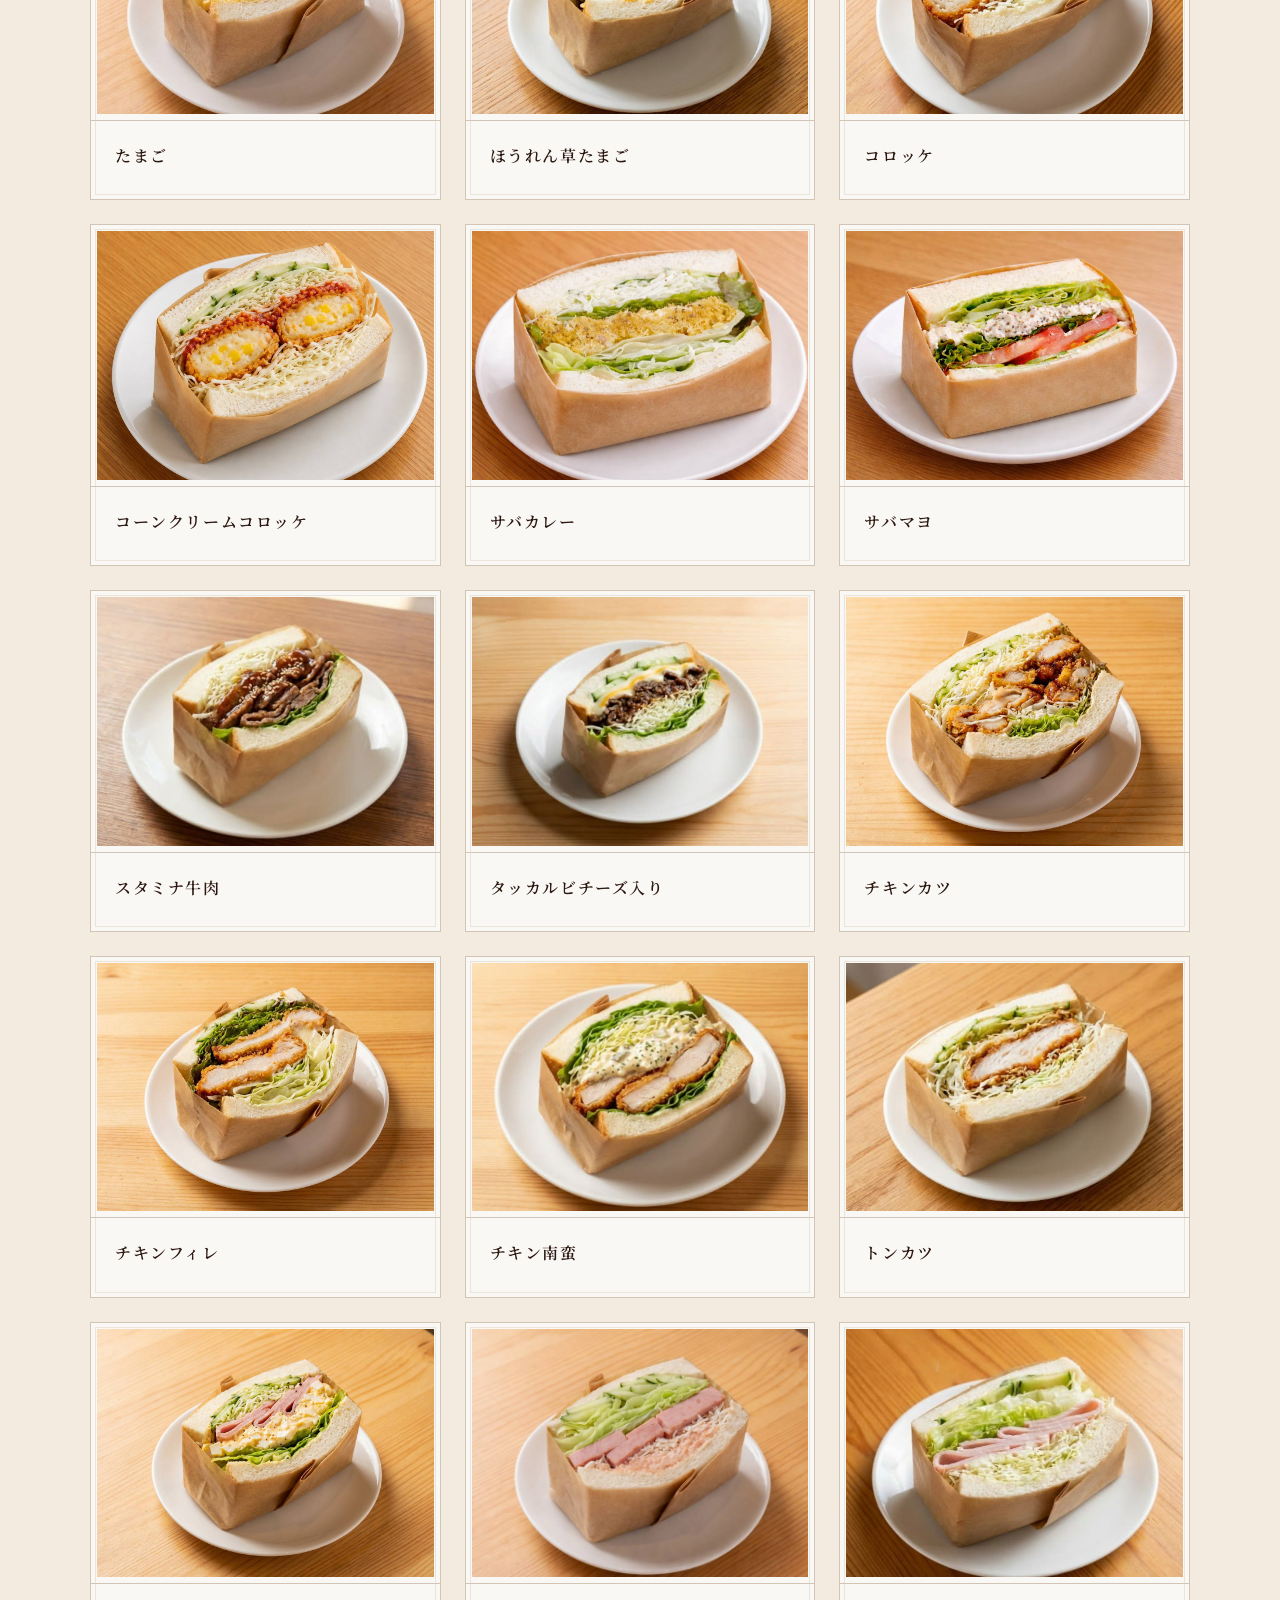
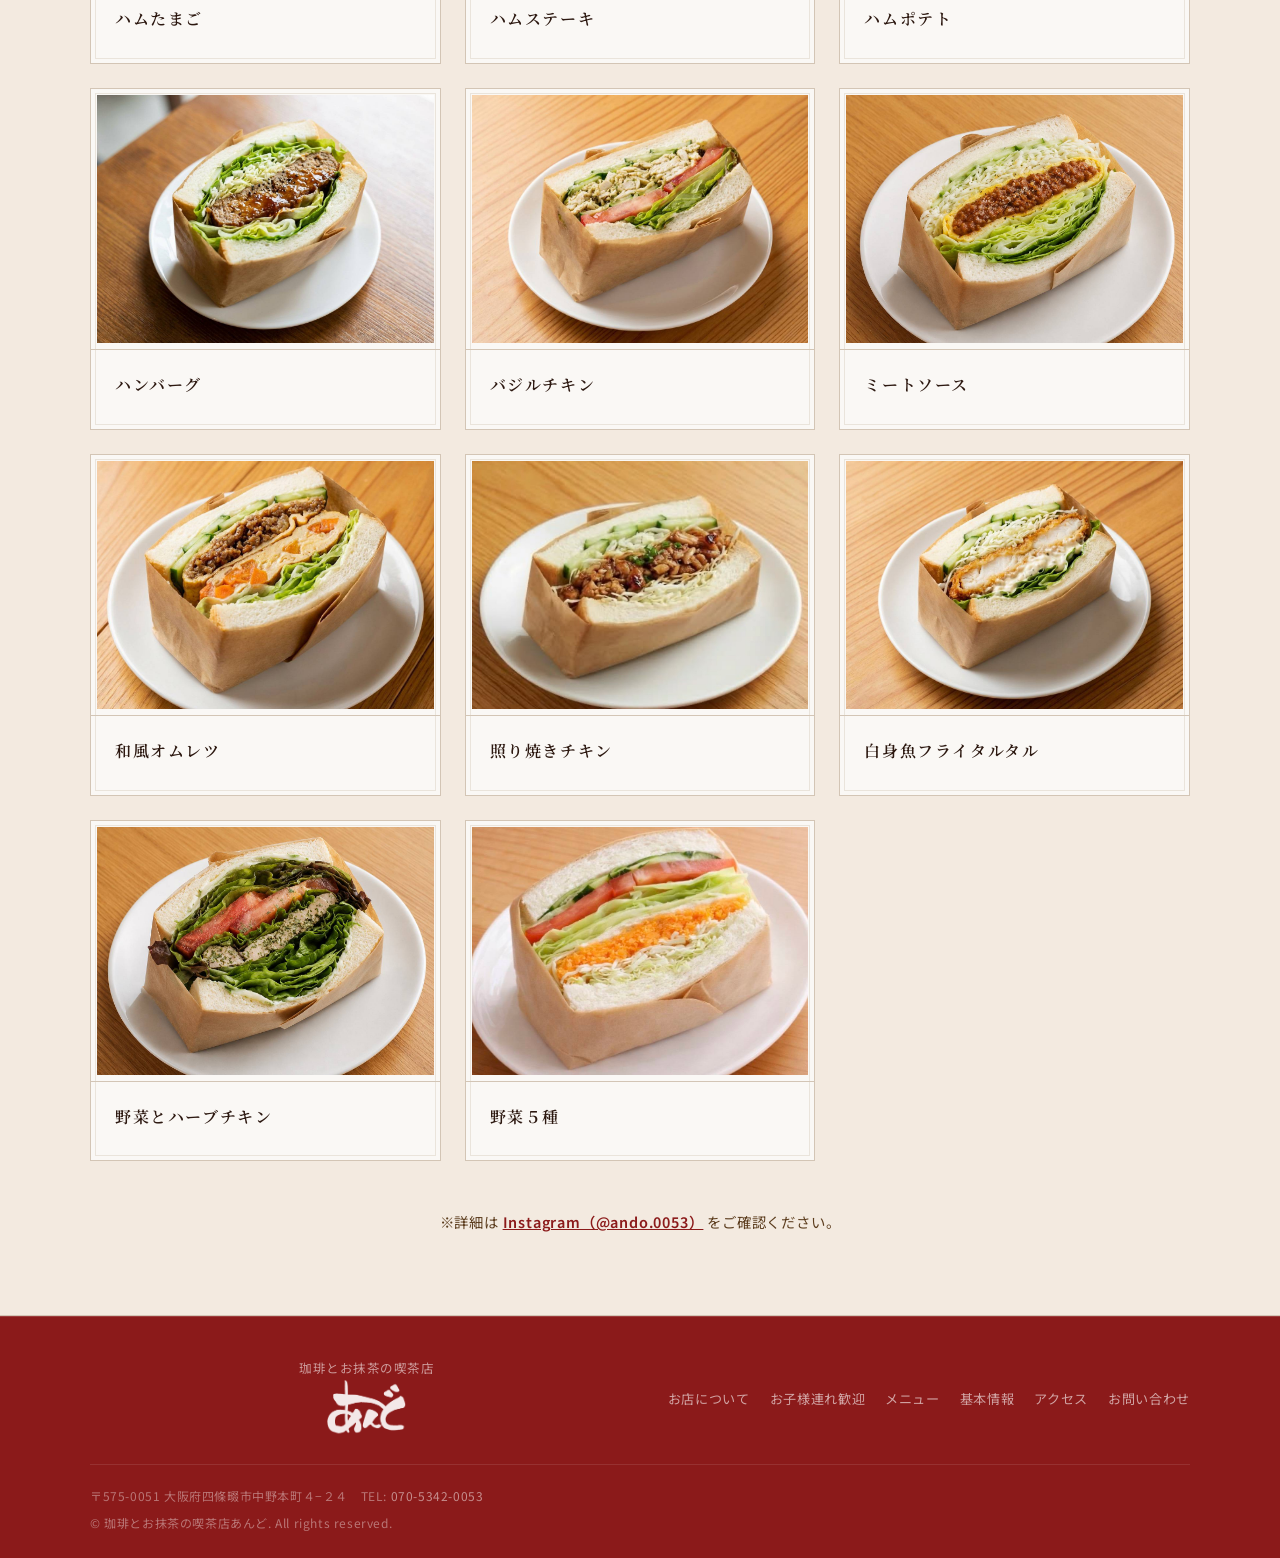
<file: menu.html>
<!DOCTYPE html>
<html lang="ja">
<head>
  <meta charset="UTF-8">
  <meta name="viewport" content="width=device-width, initial-scale=1.0">
  <title>メニュー一覧 | 珈琲とお抹茶の喫茶店あんど</title>
  <meta name="description" content="大阪府四條畷市にある「珈琲とお抹茶の喫茶店あんど」のメニュー一覧ページ。こだわりのあんどサンド、モーニングプレート、ドリンク、お抹茶や日替わりの気まぐれスイーツをご紹介。">
  <meta name="keywords" content="メニュー,喫茶店,四條畷,あんど,あんどサンド,モーニング,抹茶,スイーツ">
  <link rel="preconnect" href="https://fonts.googleapis.com">
  <link rel="preconnect" href="https://fonts.gstatic.com" crossorigin>
  <link href="https://fonts.googleapis.com/css2?family=Noto+Sans+JP:wght@400;500;600;700&family=Noto+Serif+JP:wght@400;600;700&family=Yuji+Syuku&display=swap" rel="stylesheet">
  <link rel="stylesheet" href="css/style.css">
  <style>
    body { opacity: 0; transition: opacity 0.5s ease; }
    body.loaded { opacity: 1; }

    /* Page-specific menu styles */
    .menu-page-header {
      padding: 140px 0 40px;
      background: var(--cream);
      text-align: left;
      position: relative;
    }
    .menu-page-title {
      font-family: var(--font-serif);
      font-size: 2.5rem;
      color: var(--red-dark);
      margin-bottom: 0.5rem;
    }
    .back-to-home {
      display: inline-flex;
      align-items: center;
      gap: 8px;
      color: var(--red);
      font-weight: 600;
      font-size: 0.9rem;
      transition: color var(--transition), transform var(--transition);
      margin-bottom: 2rem;
    }
    .back-to-home:hover {
      color: var(--red-light);
      transform: translateX(-4px);
    }
    
    /* Active Nav adjustment */
    .nav-links a.menu-nav-active {
      color: var(--gold-light) !important;
    }
    .nav-links a.menu-nav-active::after {
      width: 100% !important;
    }
  </style>
</head>
<body>

<!-- ===== MOBILE NAV ===== -->
<nav id="mobileNav" class="mobile-nav" role="navigation" aria-label="モバイルナビゲーション">
  <button id="mobileNavClose" class="close-btn" aria-label="メニューを閉じる">✕</button>
  <a href="index.html">トップ</a>
  <a href="about.html">お店について</a>
  <a href="index.html#children">お子様連れ歓迎</a>
  <a href="menu.html">メニュー</a>
  <a href="index.html#info">基本情報</a>
  <a href="index.html#access">アクセス</a>
  <a href="index.html#contact">お問い合わせ</a>
</nav>

<!-- ===== HEADER ===== -->
<header id="header" class="scrolled"> <!-- Force header scrolled state on details page for visibility -->
  <div class="container nav-inner">
    <a href="index.html" class="nav-logo">
      <img src="img/ロゴ2.png" alt="あんど" class="nav-logo-img">
    </a>
    <nav class="nav-links" role="navigation" aria-label="メインナビゲーション">
      <a href="about.html">あんどのこと</a>
      <a href="index.html#children">お子様連れ歓迎</a>
      <a href="menu.html" class="menu-nav-active">メニュー</a>
      <a href="index.html#info">基本情報</a>
      <a href="index.html#access">アクセス</a>
      <a href="index.html#contact" class="nav-cta">ご予約・お問い合わせ</a>
    </nav>
    <button id="hamburger" class="hamburger" aria-label="メニューを開く" aria-expanded="false">
      <span></span><span></span><span></span>
    </button>
  </div>
</header>

<!-- ===== MENU PAGE HEADER ===== -->
<div class="menu-page-header">
  <div class="container">
    <a href="index.html" class="back-to-home">
      <span>← トップページへ戻る</span>
    </a>
    <h1 class="menu-page-title">メニュー</h1>
    <p style="color: var(--green); font-size: 0.95rem; font-weight: 600; letter-spacing: 0.1em; margin-top: 0.5rem;">テイクアウト承ります</p>
    <div class="accent-seigaiha" style="margin-top: 1.5rem;"></div>
  </div>
</div>

<!-- ===== MENU ===== -->
<section id="menu" style="padding-top: 20px;" aria-labelledby="menu-heading">
  <div class="container">
    <h2 id="menu-heading" class="section-title reveal" style="display:none;">メニュー</h2>

    <!-- Tabs -->
    <div class="menu-tabs reveal" role="tablist" aria-label="メニューカテゴリ">
      <button class="menu-tab-btn active ripple-btn" data-tab="sand" role="tab" aria-selected="true" aria-controls="panel-sand" id="tab-sand">
        <span>あんどサンド</span>
      </button>
      <button class="menu-tab-btn ripple-btn" data-tab="food" role="tab" aria-selected="false" aria-controls="panel-food" id="tab-food">
        <span>フード</span>
      </button>
      <button class="menu-tab-btn ripple-btn" data-tab="lunch" role="tab" aria-selected="false" aria-controls="panel-lunch" id="tab-lunch">
        <span>日替わりランチ</span>
      </button>
      <button class="menu-tab-btn ripple-btn" data-tab="drink" role="tab" aria-selected="false" aria-controls="panel-drink" id="tab-drink">
        <span>ドリンク</span>
      </button>
      <button class="menu-tab-btn ripple-btn" data-tab="matcha" role="tab" aria-selected="false" aria-controls="panel-matcha" id="tab-matcha">
        <span>お抹茶・抹茶スイーツ</span>
      </button>
      <button class="menu-tab-btn ripple-btn" data-tab="sweets" role="tab" aria-selected="false" aria-controls="panel-sweets" id="tab-sweets">
        <span>定番・気まぐれスイーツ</span>
      </button>
    </div>

    <!-- ====== FOOD PANEL ====== -->
    <div id="panel-food" class="menu-panel" role="tabpanel" aria-labelledby="tab-food">

      <div class="menu-cards" style="margin-top:24px;">

        <!-- あんどサンド -->
        <div class="menu-card" id="menu-sand">
          <div class="menu-card-image" aria-label="あんどサンドの写真">
            <div class="menu-card-image-inner">
              <img src="img/あんどサンド.jpg" alt="あんどサンド">
            </div>
          </div>
          <div class="menu-card-body">
            <span class="menu-card-tag">あんどサンド</span>
            <p class="menu-card-desc">
              野菜をたっぷり使ったボリュームサンド<br>
              あなたのお気に入りを見つけてください<br>
              テイクアウト、イートインどちらも可
            </p>
            <div style="margin-top: 10px; border-top: 1px dashed var(--border-color); padding-top: 8px;">
              <p class="menu-card-desc" style="font-size: 0.85rem; line-height: 1.5; margin: 0 0 6px;">
                <a href="#" onclick="document.getElementById('tab-sand').click(); document.getElementById('tab-sand').scrollIntoView({ behavior: 'smooth', block: 'center' }); return false;" style="color: var(--red); font-weight: 600; text-decoration: underline;">→ 詳しくはこちら</a>
              </p>
              <p class="menu-card-desc" style="font-size: 0.8rem; color: var(--text-dark); line-height: 1.5; margin: 0;">
                本日のあんどサンドは<a href="https://www.instagram.com/ando.0053/" target="_blank" rel="noopener noreferrer" style="color: var(--red); text-decoration: underline; font-weight: 600;">Instagram</a>のストーリーをご確認ください
              </p>
            </div>
          </div>
        </div>

        <!-- モーニングプレート -->
        <div class="menu-card" id="menu-morning">
          <div class="menu-card-image" aria-label="モーニングプレートの写真">
            <div class="menu-card-image-inner">
              <img src="img/モーニングプレート.jpg" alt="モーニングプレート">
            </div>
          </div>
          <div class="menu-card-body">
            <span class="menu-card-tag">モーニングプレート</span>
            <p class="menu-card-desc">
              目玉焼き・ハム・ごはんなど、トッピングの変更が可能です。<br>
              ドリンクとセットでお楽しみください。
            </p>
          </div>
        </div>

        <!-- 選べるトーストセット -->
        <div class="menu-card" id="menu-toast">
          <div class="menu-card-image" aria-label="選べるトーストセットの写真">
            <div class="menu-card-image-inner">
              <img src="img/選べるトーストセット.jpg" alt="選べるトーストセット">
            </div>
          </div>
          <div class="menu-card-body">
            <span class="menu-card-tag">選べるトーストセット</span>
            <p class="menu-card-desc">
              お好みのトーストにドリンクをセット。<br>
              いちごジャム・マーマレード・ブルーベリージャム・はちみつなどからお好きな種類をお選びください。
            </p>
          </div>
        </div>

        <!-- 選べるプレート -->
        <div class="menu-card" id="menu-plate">
          <div class="menu-card-image" aria-label="選べるプレートの写真">
            <div class="menu-card-image-inner">
              <img src="img/選べるプレート.png" alt="選べるプレート">
            </div>
          </div>
          <div class="menu-card-body">
            <span class="menu-card-tag">選べるプレート</span>
            <p class="menu-card-desc">
              サラダ・スープ・ドリンク付<br>
              フードが2つ選べます。<br>
              組み合わせは<strong class="text-red">65通り以上！</strong><br>
              自分だけのプレートをお楽しみください。
            </p>
          </div>
        </div>

        <!-- お子様ランチ -->
        <div class="menu-card" id="menu-kids-lunch">
          <div class="menu-card-image" aria-label="お子様ランチの写真">
            <div class="menu-card-image-inner">
              <div class="slider-container" id="kids-lunch-slider">
                <img src="img/お子様ランチ.jpg" alt="お子様ランチ 1" class="slide active">
                <img src="img/お子様ランチ2.png" alt="お子様ランチ 2" class="slide">
              </div>
            </div>
          </div>
          <div class="menu-card-body">
            <span class="menu-card-tag green">お子様ランチ</span>
            <p class="menu-card-desc">
              お子様向けのかわいいお食事プレートをご用意しております。ジュース付きで、お子様が大好きなメニューの盛り合わせです。
            </p>
          </div>
        </div>

        <!-- お弁当 -->
        <div class="menu-card" id="menu-bento">
          <div class="menu-card-image" aria-label="お弁当の写真" style="position: relative;">
            <div class="menu-card-image-inner">
              <img src="img/お弁当.png" alt="お弁当">
            </div>
            <span class="image-note" style="position: absolute; right: 8px; bottom: 8px; background: rgba(0, 0, 0, 0.6); color: #fff; font-size: 0.75rem; padding: 2px 6px; border-radius: 2px; font-weight: 500; pointer-events: none; letter-spacing: 0.05em;">※写真は一例です</span>
          </div>
          <div class="menu-card-body">
            <span class="menu-card-tag">お弁当</span>
            <p class="menu-card-desc">
              お弁当のご注文も承ります。お電話でご連絡ください。
            </p>
          </div>
        </div>

        <!-- ミックスサンド -->
        <div class="menu-card" id="menu-mix-sand">
          <div class="menu-card-image" aria-label="ミックスサンドの写真">
            <div class="menu-card-image-inner">
              <img src="img/ミックスサンド.jpg" alt="ミックスサンド">
            </div>
          </div>
          <div class="menu-card-body">
            <span class="menu-card-tag">ミックスサンド</span>
          </div>
        </div>

        <!-- トーストサンド(ベーコン) -->
        <div class="menu-card" id="menu-toast-sand-bac">
          <div class="menu-card-image" aria-label="トーストサンド(ベーコン)の写真">
            <div class="menu-card-image-inner">
              <img src="img/トーストサンド(ベーコン).jpg" alt="トーストサンド(ベーコン)">
            </div>
          </div>
          <div class="menu-card-body">
            <span class="menu-card-tag">トーストサンド(ベーコン)</span>
          </div>
        </div>

        <!-- ホットケーキ -->
        <div class="menu-card" id="menu-pancake">
          <div class="menu-card-image" aria-label="ホットケーキの写真">
            <div class="menu-card-image-inner">
              <img src="img/ホットケーキ.jpg" alt="ホットケーキ">
            </div>
          </div>
          <div class="menu-card-body">
            <span class="menu-card-tag">ホットケーキ</span>
          </div>
        </div>

        <!-- ピザトースト -->
        <div class="menu-card" id="menu-pizza-toast">
          <div class="menu-card-image" aria-label="ピザトーストの写真">
            <div class="menu-card-image-inner">
              <img src="img/ピザトースト.jpg" alt="ピザトースト">
            </div>
          </div>
          <div class="menu-card-body">
            <span class="menu-card-tag">ピザトースト</span>
          </div>
        </div>

        <!-- あんバタートースト -->
        <div class="menu-card" id="menu-anbutter-toast">
          <div class="menu-card-image" aria-label="あんバタートーストの写真">
            <div class="menu-card-image-inner">
              <img src="img/あんバタートースト.jpg" alt="あんバタートースト">
            </div>
          </div>
          <div class="menu-card-body">
            <span class="menu-card-tag">あんバタートースト</span>
          </div>
        </div>

        <!-- ホットドック -->
        <div class="menu-card" id="menu-hotdog">
          <div class="menu-card-image" aria-label="ホットドックの写真">
            <div class="menu-card-image-inner">
              <img src="img/ホットドック.jpg" alt="ホットドック">
            </div>
          </div>
          <div class="menu-card-body">
            <span class="menu-card-tag">ホットドック</span>
          </div>
        </div>

        <!-- エッグドッグ -->
        <div class="menu-card" id="menu-eggdog">
          <div class="menu-card-image" aria-label="エッグドッグの写真">
            <div class="menu-card-image-inner">
              <img src="img/エッグドッグ.jpg" alt="エッグドッグ">
            </div>
          </div>
          <div class="menu-card-body">
            <span class="menu-card-tag">エッグドッグ</span>
          </div>
        </div>

        <!-- スイーツドッグ -->
        <div class="menu-card" id="menu-sweetsdog">
          <div class="menu-card-image" aria-label="スイーツドッグの写真">
            <div class="menu-card-image-inner">
              <img src="img/スイーツドッグ.jpg" alt="スイーツドッグ">
            </div>
          </div>
          <div class="menu-card-body">
            <span class="menu-card-tag">スイーツドッグ</span>
          </div>
        </div>

        <!-- ハーブチキンサラダプレート -->
        <div class="menu-card" id="menu-herbchicken-salad">
          <div class="menu-card-image" aria-label="ハーブチキンサラダプレートの写真">
            <div class="menu-card-image-inner">
              <img src="img/ハーブチキンサラダプレート.png" alt="ハーブチキンサラダプレート">
            </div>
          </div>
          <div class="menu-card-body">
            <span class="menu-card-tag">ハーブチキンサラダプレート</span>
          </div>
        </div>

        <!-- カレー（ミニサラダ付きます） -->
        <div class="menu-card" id="menu-curry">
          <div class="menu-card-image" aria-label="カレーの写真">
            <div class="menu-card-image-inner">
              <img src="img/カレー.jpg" alt="カレー">
            </div>
          </div>
          <div class="menu-card-body">
            <span class="menu-card-tag">カレー</span>
            <p class="menu-card-desc" style="font-size: 0.8rem; color: var(--text-mid); margin-top: 4px;">ミニサラダ付きます</p>
          </div>
        </div>

        <!-- 焼きカレー（ミニサラダ付きます） -->
        <div class="menu-card" id="menu-baked-curry">
          <div class="menu-card-image" aria-label="焼きカレーの写真">
            <div class="menu-card-image-inner">
              <img src="img/焼きカレー.jpg" alt="焼きカレー">
            </div>
          </div>
          <div class="menu-card-body">
            <span class="menu-card-tag">焼きカレー</span>
            <p class="menu-card-desc" style="font-size: 0.8rem; color: var(--text-mid); margin-top: 4px;">ミニサラダ付きます</p>
          </div>
        </div>

        <!-- エビピラフ（ミニサラダ付きます） -->
        <div class="menu-card" id="menu-shrimp-pilaf">
          <div class="menu-card-image" aria-label="エビピラフの写真">
            <div class="menu-card-image-inner">
              <img src="img/エビピラフ.jpg" alt="エビピラフ">
            </div>
          </div>
          <div class="menu-card-body">
            <span class="menu-card-tag">エビピラフ</span>
            <p class="menu-card-desc" style="font-size: 0.8rem; color: var(--text-mid); margin-top: 4px;">ミニサラダ付きます</p>
          </div>
        </div>

        <!-- オムライス（ミニサラダ付きます） -->
        <div class="menu-card" id="menu-omelet-rice">
          <div class="menu-card-image" aria-label="オムライスの写真">
            <div class="menu-card-image-inner">
              <img src="img/オムライス.jpg" alt="オムライス">
            </div>
          </div>
          <div class="menu-card-body">
            <span class="menu-card-tag">オムライス</span>
            <p class="menu-card-desc" style="font-size: 0.8rem; color: var(--text-mid); margin-top: 4px;">ミニサラダ付きます</p>
          </div>
        </div>

        <!-- チキンドリア（ミニサラダ付きます） -->
        <div class="menu-card" id="menu-chicken-doria">
          <div class="menu-card-image" aria-label="チキンドリアの写真">
            <div class="menu-card-image-inner">
              <img src="img/チキンドリア.jpg" alt="チキンドリア">
            </div>
          </div>
          <div class="menu-card-body">
            <span class="menu-card-tag">チキンドリア</span>
            <p class="menu-card-desc" style="font-size: 0.8rem; color: var(--text-mid); margin-top: 4px;">ミニサラダ付きます</p>
          </div>
        </div>

        <!-- ミートソースパスタ -->
        <div class="menu-card" id="menu-meat-sauce-pasta">
          <div class="menu-card-image" aria-label="ミートソースパスタの写真">
            <div class="menu-card-image-inner">
              <img src="img/ミートソースパスタ.jpg" alt="ミートソースパスタ">
            </div>
          </div>
          <div class="menu-card-body">
            <span class="menu-card-tag">ミートソースパスタ</span>
            <p class="menu-card-desc" style="font-size: 0.8rem; color: var(--text-mid); margin-top: 4px;">ミニサラダ付きます</p>
          </div>
        </div>

      </div>

      <!-- Instagram Note -->
      <p class="menu-instagram-note" style="text-align: center; margin-top: 3rem; font-size: 0.9rem; color: var(--text-mid);">
        ※詳細は <a href="https://www.instagram.com/ando.0053/" target="_blank" rel="noopener noreferrer" style="color: var(--red); font-weight: 600; text-decoration: underline;">Instagram（@ando.0053）</a> をご確認ください。
      </p>
    </div>

    <!-- ====== ANDO SAND PANEL ====== -->
    <div id="panel-sand" class="menu-panel active" role="tabpanel" aria-labelledby="tab-sand">

      <!-- あんどサンドのご案内 -->
      <div class="sweets-note" style="margin-top:12px; border-color:var(--gold); background:linear-gradient(135deg,#fcf8f2,#f5eade); margin-bottom: 2rem;">
        <div class="sweets-note-text" style="width: 100%;">
          <p style="font-size: 0.95rem; line-height: 1.9; color: var(--text-dark); margin: 0; text-align: center; font-weight: 500;">
            野菜をたっぷり使ったボリュームサンド<br>
            種類はこれからも増えていきます<br>
            新しいサンドを見つけたら是非お試しを<br>
            あなたのお気に入りを見つけてください<br>
            <span style="color: var(--red-dark); font-weight: 600;">本日のあんどサンドはInstagramのストーリーをご確認ください</span><br>
            テイクアウト、イートインどちらも可
          </p>
        </div>
      </div>

      <div class="menu-cards" style="margin-top:24px;">

        <!-- BLT -->
        <div class="menu-card">
          <div class="menu-card-image" aria-label="BLTの写真">
            <div class="menu-card-image-inner">
              <img src="img2/BLT.jpg" alt="BLT">
            </div>
          </div>
          <div class="menu-card-body">
            <h3 class="menu-card-title">BLT</h3>
          </div>
        </div>

        <!-- えびフライ -->
        <div class="menu-card">
          <div class="menu-card-image" aria-label="えびフライの写真">
            <div class="menu-card-image-inner">
              <img src="img2/えびフライ.jpg" alt="えびフライ">
            </div>
          </div>
          <div class="menu-card-body">
            <h3 class="menu-card-title">えびフライ</h3>
          </div>
        </div>

        <!-- かぼちゃサラダ -->
        <div class="menu-card">
          <div class="menu-card-image" aria-label="かぼちゃサラダの写真">
            <div class="menu-card-image-inner">
              <img src="img2/かぼちゃサラダ.jpg" alt="かぼちゃサラダ">
            </div>
          </div>
          <div class="menu-card-body">
            <h3 class="menu-card-title">かぼちゃサラダ</h3>
          </div>
        </div>

        <!-- きのこベーコンオムレツ -->
        <div class="menu-card">
          <div class="menu-card-image" aria-label="きのこベーコンオムレツの写真">
            <div class="menu-card-image-inner">
              <img src="img2/きのこベーコンオムレツ.jpg" alt="きのこベーコンオムレツ">
            </div>
          </div>
          <div class="menu-card-body">
            <h3 class="menu-card-title">きのこベーコンオムレツ</h3>
          </div>
        </div>

        <!-- きんぴらたまご -->
        <div class="menu-card">
          <div class="menu-card-image" aria-label="きんぴらたまごの写真">
            <div class="menu-card-image-inner">
              <img src="img2/きんぴらたまご.jpg" alt="きんぴらたまご">
            </div>
          </div>
          <div class="menu-card-body">
            <h3 class="menu-card-title">きんぴらたまご</h3>
          </div>
        </div>

        <!-- ごぼうサラダ -->
        <div class="menu-card">
          <div class="menu-card-image" aria-label="ごぼうサラダの写真">
            <div class="menu-card-image-inner">
              <img src="img2/ごぼうサラダ.jpg" alt="ごぼうサラダ">
            </div>
          </div>
          <div class="menu-card-body">
            <h3 class="menu-card-title">ごぼうサラダ</h3>
          </div>
        </div>

        <!-- たまご -->
        <div class="menu-card">
          <div class="menu-card-image" aria-label="たまごの写真">
            <div class="menu-card-image-inner">
              <img src="img2/たまご.jpg" alt="たまご">
            </div>
          </div>
          <div class="menu-card-body">
            <h3 class="menu-card-title">たまご</h3>
          </div>
        </div>

        <!-- ほうれん草たまご -->
        <div class="menu-card">
          <div class="menu-card-image" aria-label="ほうれん草たまごの写真">
            <div class="menu-card-image-inner">
              <img src="img2/ほうれん草たまご.jpg" alt="ほうれん草たまご">
            </div>
          </div>
          <div class="menu-card-body">
            <h3 class="menu-card-title">ほうれん草たまご</h3>
          </div>
        </div>

        <!-- コロッケ -->
        <div class="menu-card">
          <div class="menu-card-image" aria-label="コロッケの写真">
            <div class="menu-card-image-inner">
              <img src="img2/コロッケ.jpg" alt="コロッケ">
            </div>
          </div>
          <div class="menu-card-body">
            <h3 class="menu-card-title">コロッケ</h3>
          </div>
        </div>

        <!-- コーンクリームコロッケ -->
        <div class="menu-card">
          <div class="menu-card-image" aria-label="コーンクリームコロッケの写真">
            <div class="menu-card-image-inner">
              <img src="img2/コーンクリームコロッケ.jpg" alt="コーンクリームコロッケ">
            </div>
          </div>
          <div class="menu-card-body">
            <h3 class="menu-card-title">コーンクリームコロッケ</h3>
          </div>
        </div>

        <!-- サバカレー -->
        <div class="menu-card">
          <div class="menu-card-image" aria-label="サバカレーの写真">
            <div class="menu-card-image-inner">
              <img src="img2/サバカレー.jpg" alt="サバカレー">
            </div>
          </div>
          <div class="menu-card-body">
            <h3 class="menu-card-title">サバカレー</h3>
          </div>
        </div>

        <!-- サバマヨ -->
        <div class="menu-card">
          <div class="menu-card-image" aria-label="サバマヨの写真">
            <div class="menu-card-image-inner">
              <img src="img2/サバマヨ.jpg" alt="サバマヨ">
            </div>
          </div>
          <div class="menu-card-body">
            <h3 class="menu-card-title">サバマヨ</h3>
          </div>
        </div>

        <!-- スタミナ牛肉 -->
        <div class="menu-card">
          <div class="menu-card-image" aria-label="スタミナ牛肉の写真">
            <div class="menu-card-image-inner">
              <img src="img2/スタミナ牛肉.jpg" alt="スタミナ牛肉">
            </div>
          </div>
          <div class="menu-card-body">
            <h3 class="menu-card-title">スタミナ牛肉</h3>
          </div>
        </div>

        <!-- タッカルビチーズ入り -->
        <div class="menu-card">
          <div class="menu-card-image" aria-label="タッカルビチーズ入りの写真">
            <div class="menu-card-image-inner">
              <img src="img2/タッカルビチーズ入り.jpg" alt="タッカルビチーズ入り">
            </div>
          </div>
          <div class="menu-card-body">
            <h3 class="menu-card-title">タッカルビチーズ入り</h3>
          </div>
        </div>

        <!-- チキンカツ -->
        <div class="menu-card">
          <div class="menu-card-image" aria-label="チキンカツの写真">
            <div class="menu-card-image-inner">
              <img src="img2/チキンカツ.jpg" alt="チキンカツ">
            </div>
          </div>
          <div class="menu-card-body">
            <h3 class="menu-card-title">チキンカツ</h3>
          </div>
        </div>

        <!-- チキンフィレ -->
        <div class="menu-card">
          <div class="menu-card-image" aria-label="チキンフィレの写真">
            <div class="menu-card-image-inner">
              <img src="img2/チキンフィレ.jpg" alt="チキンフィレ">
            </div>
          </div>
          <div class="menu-card-body">
            <h3 class="menu-card-title">チキンフィレ</h3>
          </div>
        </div>

        <!-- チキン南蛮 -->
        <div class="menu-card">
          <div class="menu-card-image" aria-label="チキン南蛮の写真">
            <div class="menu-card-image-inner">
              <img src="img2/チキン南蛮.jpg" alt="チキン南蛮">
            </div>
          </div>
          <div class="menu-card-body">
            <h3 class="menu-card-title">チキン南蛮</h3>
          </div>
        </div>

        <!-- トンカツ -->
        <div class="menu-card">
          <div class="menu-card-image" aria-label="トンカツの写真">
            <div class="menu-card-image-inner">
              <img src="img2/トンカツ.jpg" alt="トンカツ">
            </div>
          </div>
          <div class="menu-card-body">
            <h3 class="menu-card-title">トンカツ</h3>
          </div>
        </div>

        <!-- ハムたまご -->
        <div class="menu-card">
          <div class="menu-card-image" aria-label="ハムたまごの写真">
            <div class="menu-card-image-inner">
              <img src="img2/ハムたまご.jpg" alt="ハムたまご">
            </div>
          </div>
          <div class="menu-card-body">
            <h3 class="menu-card-title">ハムたまご</h3>
          </div>
        </div>

        <!-- ハムステーキ -->
        <div class="menu-card">
          <div class="menu-card-image" aria-label="ハムステーキの写真">
            <div class="menu-card-image-inner">
              <img src="img2/ハムステーキ.jpg" alt="ハムステーキ">
            </div>
          </div>
          <div class="menu-card-body">
            <h3 class="menu-card-title">ハムステーキ</h3>
          </div>
        </div>

        <!-- ハムポテト -->
        <div class="menu-card">
          <div class="menu-card-image" aria-label="ハムポテトの写真">
            <div class="menu-card-image-inner">
              <img src="img2/ハムポテト.jpg" alt="ハムポテト">
            </div>
          </div>
          <div class="menu-card-body">
            <h3 class="menu-card-title">ハムポテト</h3>
          </div>
        </div>

        <!-- ハンバーグ -->
        <div class="menu-card">
          <div class="menu-card-image" aria-label="ハンバーグの写真">
            <div class="menu-card-image-inner">
              <img src="img2/ハンバーグ.jpg" alt="ハンバーグ">
            </div>
          </div>
          <div class="menu-card-body">
            <h3 class="menu-card-title">ハンバーグ</h3>
          </div>
        </div>

        <!-- バジルチキン -->
        <div class="menu-card">
          <div class="menu-card-image" aria-label="バジルチキンの写真">
            <div class="menu-card-image-inner">
              <img src="img2/バジルチキン.jpg" alt="バジルチキン">
            </div>
          </div>
          <div class="menu-card-body">
            <h3 class="menu-card-title">バジルチキン</h3>
          </div>
        </div>

        <!-- ミートソース -->
        <div class="menu-card">
          <div class="menu-card-image" aria-label="ミートソースの写真">
            <div class="menu-card-image-inner">
              <img src="img2/ミートソース.jpg" alt="ミートソース">
            </div>
          </div>
          <div class="menu-card-body">
            <h3 class="menu-card-title">ミートソース</h3>
          </div>
        </div>

        <!-- 和風オムレツ -->
        <div class="menu-card">
          <div class="menu-card-image" aria-label="和風オムレツの写真">
            <div class="menu-card-image-inner">
              <img src="img2/和風オムレツ.jpg" alt="和風オムレツ">
            </div>
          </div>
          <div class="menu-card-body">
            <h3 class="menu-card-title">和風オムレツ</h3>
          </div>
        </div>

        <!-- 照り焼きチキン -->
        <div class="menu-card">
          <div class="menu-card-image" aria-label="照り焼きチキンの写真">
            <div class="menu-card-image-inner">
              <img src="img2/照り焼きチキン.jpg" alt="照り焼きチキン">
            </div>
          </div>
          <div class="menu-card-body">
            <h3 class="menu-card-title">照り焼きチキン</h3>
          </div>
        </div>

        <!-- 白身魚フライタルタル -->
        <div class="menu-card">
          <div class="menu-card-image" aria-label="白身魚フライタルタルの写真">
            <div class="menu-card-image-inner">
              <img src="img2/白身魚フライタルタル.jpg" alt="白身魚フライタルタル">
            </div>
          </div>
          <div class="menu-card-body">
            <h3 class="menu-card-title">白身魚フライタルタル</h3>
          </div>
        </div>

        <!-- 野菜とハーブチキン -->
        <div class="menu-card">
          <div class="menu-card-image" aria-label="野菜とハーブチキンの写真">
            <div class="menu-card-image-inner">
              <img src="img2/野菜とハーブチキン.jpg" alt="野菜とハーブチキン">
            </div>
          </div>
          <div class="menu-card-body">
            <h3 class="menu-card-title">野菜とハーブチキン</h3>
          </div>
        </div>

        <!-- 野菜５種 -->
        <div class="menu-card">
          <div class="menu-card-image" aria-label="野菜５種の写真">
            <div class="menu-card-image-inner">
              <img src="img2/野菜５種.jpg" alt="野菜５種">
            </div>
          </div>
          <div class="menu-card-body">
            <h3 class="menu-card-title">野菜５種</h3>
          </div>
        </div>

      </div>

      <!-- Instagram Note -->
      <p class="menu-instagram-note" style="text-align: center; margin-top: 3rem; font-size: 0.9rem; color: var(--text-mid);">
        ※詳細は <a href="https://www.instagram.com/ando.0053/" target="_blank" rel="noopener noreferrer" style="color: var(--red); font-weight: 600; text-decoration: underline;">Instagram（@ando.0053）</a> をご確認ください。
      </p>
    </div>

    <!-- ====== LUNCH PANEL ====== -->
    <div id="panel-lunch" class="menu-panel" role="tabpanel" aria-labelledby="tab-lunch">

      <p style="text-align: center; margin: 1.5rem auto 1rem; font-size: 0.95rem; color: var(--text-dark); font-weight: 500; max-width: 600px; line-height: 1.7;">
        手作りのおかずをバランスよく盛り合わせた日替わりランチの一例です。<br>
        ごはん・サラダ・スープ付
      </p>

      <div class="menu-cards" style="margin-top:24px;">

        <!-- 日替わりランチ 1 -->
        <div class="menu-card">
          <div class="menu-card-image" style="border-bottom: none;" aria-label="日替わりランチの写真">
            <div class="menu-card-image-inner">
              <img src="img/日替わりランチ1.jpg" alt="日替わりランチ">
            </div>
          </div>
        </div>

        <!-- 日替わりランチ 2 -->
        <div class="menu-card">
          <div class="menu-card-image" style="border-bottom: none;" aria-label="日替わりランチの写真">
            <div class="menu-card-image-inner">
              <img src="img/日替わりランチ2.jpg" alt="日替わりランチ">
            </div>
          </div>
        </div>

        <!-- 日替わりランチ 3 -->
        <div class="menu-card">
          <div class="menu-card-image" style="border-bottom: none;" aria-label="日替わりランチの写真">
            <div class="menu-card-image-inner">
              <img src="img/日替わりランチ3.jpg" alt="日替わりランチ">
            </div>
          </div>
        </div>

        <!-- 日替わりランチ 4 -->
        <div class="menu-card">
          <div class="menu-card-image" style="border-bottom: none;" aria-label="日替わりランチの写真">
            <div class="menu-card-image-inner">
              <img src="img/日替わりランチ4.jpg" alt="日替わりランチ">
            </div>
          </div>
        </div>

        <!-- 日替わりランチ 5 -->
        <div class="menu-card">
          <div class="menu-card-image" style="border-bottom: none;" aria-label="日替わりランチの写真">
            <div class="menu-card-image-inner">
              <img src="img/日替わりランチ5.jpg" alt="日替わりランチ">
            </div>
          </div>
        </div>

        <!-- 日替わりランチ 6 -->
        <div class="menu-card">
          <div class="menu-card-image" style="border-bottom: none;" aria-label="日替わりランチの写真">
            <div class="menu-card-image-inner">
              <img src="img/日替わりランチ6.jpg" alt="日替わりランチ">
            </div>
          </div>
        </div>

      </div>

      <!-- Instagram Note -->
      <p class="menu-instagram-note" style="text-align: center; margin-top: 3rem; font-size: 0.9rem; color: var(--text-mid);">
        ※最新情報は <a href="https://www.instagram.com/ando.0053/" target="_blank" rel="noopener noreferrer" style="color: var(--red); font-weight: 600; text-decoration: underline;">Instagram（@ando.0053）</a> をご確認ください。
      </p>
    </div>

    <!-- ====== DRINK PANEL ====== -->
    <div id="panel-drink" class="menu-panel" role="tabpanel" aria-labelledby="tab-drink">

      <div class="menu-cards" style="margin-top:24px;">

        <!-- コーヒー -->
        <div class="menu-card" id="menu-coffee">
          <div class="menu-card-image" aria-label="コーヒーの写真">
            <div class="menu-card-image-inner">
              <img src="img/コーヒー.png" alt="コーヒー">
            </div>
          </div>
          <div class="menu-card-body">
            <span class="menu-card-tag">コーヒー</span>
            <p class="menu-card-desc">
              深みのある自慢のブレンド。こだわりの一杯をお楽しみください。
            </p>
          </div>
        </div>

        <!-- プレミアムアイスコーヒー -->
        <div class="menu-card" id="menu-premium-ice">
          <div class="menu-card-image" aria-label="プレミアムアイスコーヒーの写真">
            <div class="menu-card-image-inner">
              <img src="img/プレミアムアイスコーヒー.jpg" alt="プレミアムアイスコーヒー">
            </div>
          </div>
          <div class="menu-card-body">
            <span class="menu-card-tag">プレミアムアイスコーヒー</span>
            <p class="menu-card-desc">
              淹れたてコーヒーと氷をお持ちします。淹れたての豊かな香りをお楽しみください。
            </p>
          </div>
        </div>

        <!-- 生絞りレモンスカッシュ -->
        <div class="menu-card" id="menu-lemon-squash">
          <div class="menu-card-image" aria-label="生絞りレモンスカッシュの写真">
            <div class="menu-card-image-inner">
              <img src="img/生絞りレモンスカッシュ.jpg" alt="生絞りレモンスカッシュ">
            </div>
          </div>
          <div class="menu-card-body">
            <span class="menu-card-tag">生絞りレモンスカッシュ</span>
            <p class="menu-card-desc">
              フレッシュなレモンを贅沢に絞った、すっきり爽快なドリンク。<br>
              季節によって自家栽培/無農薬レモン使用
            </p>
            <div style="margin-top: 10px; width: 80px; aspect-ratio: 1/1; overflow: hidden; border: 1px solid var(--border-color); border-radius: 4px;">
              <img src="img/無農薬4.jpg" alt="無農薬レモン" style="width: 100%; height: 100%; object-fit: cover; display: block;">
            </div>
          </div>
        </div>


        <!-- 瓶ジュース -->
        <div class="menu-card" id="menu-soft-drink">
          <div class="menu-card-image" aria-label="瓶ジュースの写真">
            <div class="menu-card-image-inner">
              <img src="img/ソフトドリンク.jpg" alt="瓶ジュース">
            </div>
          </div>
          <div class="menu-card-body">
            <span class="menu-card-tag">瓶ジュース</span>
            <p class="menu-card-desc">
              みかん水など、昔懐かしい瓶ジュースです。
            </p>
          </div>
        </div>

        <!-- シェイク -->
        <div class="menu-card" id="menu-shake">
          <div class="menu-card-image" aria-label="シェイクの写真">
            <div class="menu-card-image-inner">
              <img src="img/シェイク.jpg" alt="シェイク">
            </div>
          </div>
          <div class="menu-card-body">
            <span class="menu-card-tag">シェイク</span>
            <p class="menu-card-desc">
              冷たくて甘い、あんど特製のひんやりシェイク。
            </p>
          </div>
        </div>

        <!-- 定番ドリンク -->
        <div class="menu-card" id="menu-classic-drink">
          <div class="menu-card-image" aria-label="定番ドリンクの写真">
            <div class="menu-card-image-inner">
              <img src="img/クリームソーダ.jpg" alt="定番ドリンク">
            </div>
          </div>
          <div class="menu-card-body">
            <span class="menu-card-tag">定番ドリンク</span>
            <p class="menu-card-desc">
              上記ドリンクに加え、紅茶・ミルク・ミックスジュース・ラッシー各種・ソフトドリンク各種等ございます。
            </p>
          </div>
        </div>

      </div>

      <!-- Instagram Note -->
      <p class="menu-instagram-note" style="text-align: center; margin-top: 3rem; font-size: 0.9rem; color: var(--text-mid);">
        ※詳細は <a href="https://www.instagram.com/ando.0053/" target="_blank" rel="noopener noreferrer" style="color: var(--red); font-weight: 600; text-decoration: underline;">Instagram（@ando.0053）</a> をご確認ください。
      </p>
    </div>

    <!-- ====== MATCHA PANEL ====== -->
    <div id="panel-matcha" class="menu-panel" role="tabpanel" aria-labelledby="tab-matcha">

      <!-- Matcha hero -->
      <div class="matcha-hero">
        <div class="seigaiha-border-top" aria-hidden="true"></div>
        <div class="seigaiha-bg" aria-hidden="true"></div>
        <div class="matcha-hero-inner">
          <div style="text-align: left; width: 100%;">
            <h3 style="font-family: var(--font-serif); font-size: 2.2rem; letter-spacing: 0.15em; margin-bottom: 0.8rem; color: #fff;">お抹茶・抹茶スイーツ</h3>
            <p style="font-size: 0.95rem; opacity: 0.9; line-height: 1.8; max-width: 600px; margin: 0 0; color: rgba(255,255,255,0.95);">
              こだわりの抹茶を使用したドリンクや手作りスイーツ。<br>
              ほっと心が和む、贅沢な抹茶の香りと味わいをお届けします。<br>
              <span style="font-size: 0.85rem; opacity: 0.85; display: inline-block; margin-top: 0.5rem;">※抹茶スイーツは常時ご用意しているわけではないため、事前にお問い合わせいただけますと幸いです。</span>
            </p>
          </div>
          <div class="matcha-hero-image-wrap">
            <img src="img/HERO2.jpg" alt="お抹茶" class="matcha-hero-image">
          </div>
        </div>
        <div class="seigaiha-border-bottom" aria-hidden="true"></div>
      </div>

      <div class="menu-cards" style="margin-top:24px;">

        <!-- 抹茶氷(期間限定) -->
        <div class="menu-card" id="menu-matcha-hyo">
          <div class="menu-card-image" aria-label="抹茶氷(期間限定)の写真">
            <div class="menu-card-image-inner">
              <img src="img/抹茶氷.png" alt="抹茶氷(期間限定)">
            </div>
          </div>
          <div class="menu-card-body">
            <span class="menu-card-tag">抹茶氷(期間限定)</span>
            <p class="menu-card-desc">
              ふわふわかき氷に抹茶シロップがたっぷり。夏の定番スイーツです。
            </p>
          </div>
        </div>

        <!-- 抹茶シフォン -->
        <div class="menu-card" id="menu-matcha-chiffon">
          <div class="menu-card-image" aria-label="抹茶シフォンの写真">
            <div class="menu-card-image-inner">
              <img src="img/抹茶シフォン.png" alt="抹茶シフォン">
            </div>
          </div>
          <div class="menu-card-body">
            <span class="menu-card-tag">抹茶シフォン</span>
            <p class="menu-card-desc">
              ふわふわ軽い食感の抹茶シフォン。ほっとする甘さです。
            </p>
          </div>
        </div>

        <!-- 抹茶パフェ -->
        <div class="menu-card" id="menu-matcha-parfait">
          <div class="menu-card-image" aria-label="抹茶パフェの写真">
            <div class="menu-card-image-inner">
              <img src="img/抹茶パフェ.png" alt="抹茶パフェ">
            </div>
          </div>
          <div class="menu-card-body">
            <span class="menu-card-tag">抹茶パフェ</span>
            <p class="menu-card-desc">
              お抹茶のアイスやゼリーを贅沢に詰め込んだ、見た目も華やかなパフェ。
            </p>
          </div>
        </div>

        <!-- 抹茶ゼリー -->
        <div class="menu-card" id="menu-matcha-jelly">
          <div class="menu-card-image" aria-label="抹茶ゼリーの写真">
            <div class="menu-card-image-inner">
              <img src="img/抹茶ゼリー.png" alt="抹茶ゼリー">
            </div>
          </div>
          <div class="menu-card-body">
            <span class="menu-card-tag">抹茶ゼリー</span>
            <p class="menu-card-desc">
              つるんと喉越しの良い、濃厚な抹茶の旨みが広がる自家製ゼリーです。
            </p>
          </div>
        </div>

        <!-- 抹茶バスクチーズケーキ -->
        <div class="menu-card" id="menu-matcha-basque-cheese">
          <div class="menu-card-image" aria-label="抹茶バスクチーズケーキの写真">
            <div class="menu-card-image-inner">
              <img src="img/抹茶バスクチーズケーキ.png" alt="抹茶バスクチーズケーキ">
            </div>
          </div>
          <div class="menu-card-body">
            <span class="menu-card-tag">抹茶バスクチーズケーキ</span>
            <p class="menu-card-desc">
              抹茶を贅沢に練り込み、高温で香ばしく焼き上げた濃厚なバスクチーズケーキです。
            </p>
          </div>
        </div>

      </div>

      <!-- Instagram Note -->
      <p class="menu-instagram-note" style="text-align: center; margin-top: 3rem; font-size: 0.9rem; color: var(--text-mid);">
        ※詳細は <a href="https://www.instagram.com/ando.0053/" target="_blank" rel="noopener noreferrer" style="color: var(--red); font-weight: 600; text-decoration: underline;">Instagram（@ando.0053）</a> をご確認ください。
      </p>
    </div>

    <!-- ====== SWEETS PANEL ====== -->
    <div id="panel-sweets" class="menu-panel" role="tabpanel" aria-labelledby="tab-sweets">

      <!-- 気まぐれスイーツの案内 -->
      <div class="sweets-note" style="margin-top:12px; border-color:var(--brown); background:linear-gradient(135deg,#f5e8d0,#efe0c0);">
        <div class="sweets-note-text">
          <h4 style="color:var(--brown);">定番・気まぐれスイーツについて</h4>
          <p>定番のアイスクリームのほか、手作りのパフェやケーキなど季節によって多数ご用意しております</p>
        </div>
      </div>

      <div class="menu-cards" style="margin-top:24px;">

        <!-- チョコパフェ -->
        <div class="menu-card" id="menu-choco-parfait">
          <div class="menu-card-image" aria-label="チョコパフェの写真">
            <div class="menu-card-image-inner">
              <img src="img/チョコパフェ.png" alt="チョコパフェ">
            </div>
          </div>
          <div class="menu-card-body">
            <span class="menu-card-tag">チョコパフェ</span>
            <p class="menu-card-desc">
              濃厚なチョコレートアイスやチョコソースを贅沢に使った、大人気の定番パフェです。
            </p>
          </div>
        </div>

        <!-- ガトーショコラ -->
        <div class="menu-card" id="menu-gateau-chocolat">
          <div class="menu-card-image" aria-label="ガトーショコラの写真">
            <div class="menu-card-image-inner">
              <img src="img/ガトーショコラ.jpg" alt="ガトーショコラ">
            </div>
          </div>
          <div class="menu-card-body">
            <span class="menu-card-tag">ガトーショコラ</span>
            <p class="menu-card-desc">
              しっとりと濃厚な味わいに焼き上げた、ビターで上品な甘さの手作りチョコレートケーキ。
            </p>
          </div>
        </div>

        <!-- チーズケーキ -->
        <div class="menu-card" id="menu-cheesecake">
          <div class="menu-card-image" aria-label="チーズケーキの写真">
            <div class="menu-card-image-inner">
              <img src="img/チーズケーキ.jpg" alt="チーズケーキ">
            </div>
          </div>
          <div class="menu-card-body">
            <span class="menu-card-tag">チーズケーキ</span>
            <p class="menu-card-desc">
              クリーミーでなめらかな口溶けと、さっぱりとしたレモンとチーズのコクが楽しめる定番ケーキ。
            </p>
          </div>
        </div>

        <!-- シフォン各種 -->
        <div class="menu-card" id="menu-chiffon-variety">
          <div class="menu-card-image" aria-label="シフォン各種の写真">
            <div class="menu-card-image-inner">
              <div class="slider-container" id="chiffon-slider">
                <img src="img/シフォン各種①.jpg" alt="シフォン各種①" class="slide active">
                <img src="img/シフォン各種②.png" alt="シフォン各種②" class="slide">
              </div>
            </div>
          </div>
          <div class="menu-card-body">
            <span class="menu-card-tag">シフォン各種</span>
            <p class="menu-card-desc">
              プレーンや紅茶など、ふわふわでしっとりとした食感のやさしい手作りシフォンケーキ。
            </p>
          </div>
        </div>

        <!-- レモンパウンドケーキ -->
        <div class="menu-card" id="menu-lemon-cake">
          <div class="menu-card-image" aria-label="レモンパウンドケーキの写真">
            <div class="menu-card-image-inner">
              <img src="img/レモンパウンドケーキ.png" alt="レモンパウンドケーキ">
            </div>
          </div>
          <div class="menu-card-body">
            <span class="menu-card-tag">レモンパウンドケーキ</span>
            <p class="menu-card-desc">
              さっぱりとしたレモンの酸味と、しっとりとした生地が絶妙なパウンドケーキ。
            </p>
          </div>
        </div>

        <!-- コーヒーゼリー -->
        <div class="menu-card" id="menu-coffee-jelly">
          <div class="menu-card-image" aria-label="コーヒーゼリーの写真">
            <div class="menu-card-image-inner">
              <img src="img/コーヒーゼリー.png" alt="コーヒーゼリー">
            </div>
          </div>
          <div class="menu-card-body">
            <span class="menu-card-tag">コーヒーゼリー</span>
            <p class="menu-card-desc">
              ほろ苦いコーヒーゼリーに、甘いクリームやアイスを合わせたひんやりスイーツ。
            </p>
          </div>
        </div>

        <!-- チョコアイス -->
        <div class="menu-card" id="menu-choco-ice">
          <div class="menu-card-image" aria-label="チョコアイスの写真">
            <div class="menu-card-image-inner">
              <img src="img/チョコアイス.png" alt="チョコアイス">
            </div>
          </div>
          <div class="menu-card-body">
            <span class="menu-card-tag">チョコアイス</span>
            <p class="menu-card-desc">
              濃厚なチョコレートの甘さとコクが楽しめる、定番のアイスクリーム。
            </p>
          </div>
        </div>

        <!-- バニラアイス -->
        <div class="menu-card" id="menu-vanilla-ice">
          <div class="menu-card-image" aria-label="バニラアイスの写真">
            <div class="menu-card-image-inner">
              <img src="img/バニラアイス.png" alt="バニラアイス">
            </div>
          </div>
          <div class="menu-card-body">
            <span class="menu-card-tag">バニラアイス</span>
            <p class="menu-card-desc">
              香り豊かなバニラの風味が口いっぱいに広がる、シンプルで上品なアイスクリーム。
            </p>
          </div>
        </div>

        <!-- マフィン各種 -->
        <div class="menu-card" id="menu-muffin-variety">
          <div class="menu-card-image" aria-label="マフィン各種の写真">
            <div class="menu-card-image-inner">
              <div class="slider-container" id="muffin-slider">
                <img src="img/マフィン各種1.jpg" alt="マフィン各種1" class="slide active">
                <img src="img/マフィン各種2.jpg" alt="マフィン各種2" class="slide">
              </div>
            </div>
          </div>
          <div class="menu-card-body">
            <span class="menu-card-tag">マフィン各種</span>
            <p class="menu-card-desc">
              様々なフレーバーをお楽しみいただける手作りマフィン。
            </p>
          </div>
        </div>

      </div>

      <!-- 期間限定スイーツの案内 -->
      <div class="sweets-note" style="margin-top:40px; border-color:var(--green); background:linear-gradient(135deg,#e2eee0,#d0e5cc);">
        <div class="sweets-note-text">
          <h4 style="color:var(--green);">期間限定スイーツについて</h4>
          <p>上記の定番スイーツに加え、季節ごとに期間限定スイーツをご用意しております。</p>
        </div>
      </div>

      <div class="menu-cards" style="margin-top:24px;">

        <!-- いちごパフェ -->
        <div class="menu-card" id="menu-strawberry-parfait">
          <div class="menu-card-image" aria-label="いちごパフェの写真">
            <div class="menu-card-image-inner">
              <img src="img/いちごパフェ.jpg" alt="いちごパフェ">
            </div>
          </div>
          <div class="menu-card-body">
            <span class="menu-card-tag">いちごパフェ</span>
          </div>
        </div>

        <!-- マロンパフェ -->
        <div class="menu-card" id="menu-marron-parfait">
          <div class="menu-card-image" aria-label="マロンパフェの写真">
            <div class="menu-card-image-inner">
              <img src="img/マロンパフェ.jpg" alt="マロンパフェ">
            </div>
          </div>
          <div class="menu-card-body">
            <span class="menu-card-tag">マロンパフェ</span>
          </div>
        </div>

        <!-- 抹茶氷 -->
        <div class="menu-card" id="menu-matcha-shaved-ice">
          <div class="menu-card-image" aria-label="抹茶氷の写真">
            <div class="menu-card-image-inner">
              <img src="img/抹茶氷.jpg" alt="抹茶氷">
            </div>
          </div>
          <div class="menu-card-body">
            <span class="menu-card-tag">抹茶氷</span>
          </div>
        </div>

        <!-- いちごミルク氷 -->
        <div class="menu-card" id="menu-strawberry-milk-ice">
          <div class="menu-card-image" aria-label="いちごミルク氷の写真">
            <div class="menu-card-image-inner">
              <img src="img/いちごミルク氷.jpg" alt="いちごミルク氷">
            </div>
          </div>
          <div class="menu-card-body">
            <span class="menu-card-tag">いちごミルク氷</span>
          </div>
        </div>

        <!-- かき氷 -->
        <div class="menu-card" id="menu-shaved-ice">
          <div class="menu-card-image" aria-label="かき氷の写真">
            <div class="menu-card-image-inner">
              <img src="img/かき氷.jpg" alt="かき氷">
            </div>
          </div>
          <div class="menu-card-body">
            <span class="menu-card-tag">かき氷</span>
          </div>
        </div>

        <!-- あんみつ -->
        <div class="menu-card" id="menu-anmitsu">
          <div class="menu-card-image" aria-label="あんみつの写真">
            <div class="menu-card-image-inner">
              <img src="img/あんみつ.jpg" alt="あんみつ">
            </div>
          </div>
          <div class="menu-card-body">
            <span class="menu-card-tag">あんみつ</span>
          </div>
        </div>

        <!-- ぜんざい -->
        <div class="menu-card" id="menu-zenzai">
          <div class="menu-card-image" aria-label="ぜんざいの写真">
            <div class="menu-card-image-inner">
              <img src="img/ぜんざい.jpg" alt="ぜんざい">
            </div>
          </div>
          <div class="menu-card-body">
            <span class="menu-card-tag">ぜんざい</span>
          </div>
        </div>

      </div>

      <!-- Instagram Note -->
      <p class="menu-instagram-note" style="text-align: center; margin-top: 3rem; font-size: 0.9rem; color: var(--text-mid);">
        ※詳細は <a href="https://www.instagram.com/ando.0053/" target="_blank" rel="noopener noreferrer" style="color: var(--red); font-weight: 600; text-decoration: underline;">Instagram（@ando.0053）</a> をご確認ください。
      </p>
    </div>

  </div>
</section>

<!-- ===== FOOTER ===== -->
<footer id="footer" aria-label="フッター">
  <div class="container">
    <div class="footer-inner">
      <div class="footer-brand">
        <div class="footer-name">珈琲とお抹茶の喫茶店</div>
        <img src="img/ロゴ2.png" alt="あんど" class="footer-logo-img">
      </div>
      <nav class="footer-links" aria-label="フッターナビゲーション">
        <a href="about.html">お店について</a>
        <a href="index.html#children">お子様連れ歓迎</a>
        <a href="menu.html">メニュー</a>
        <a href="index.html#info">基本情報</a>
        <a href="index.html#access">アクセス</a>
        <a href="index.html#contact">お問い合わせ</a>
      </nav>
    </div>
    <div class="footer-copy">
      <p class="footer-info-text">
        <span>〒575-0051 大阪府四條畷市中野本町４−２４</span>
        <span class="footer-tel-separator">　</span>
        <span class="footer-tel-wrap">TEL: <a href="tel:07053420053" style="color:rgba(255,255,255,0.5);">070-5342-0053</a></span>
      </p>
      <p style="margin-top:6px;">&copy; 珈琲とお抹茶の喫茶店あんど. All rights reserved.</p>
    </div>
  </div>
</footer>

<script src="js/main.js"></script>

<!-- 画面右下固定のInstagramボタン -->
<a href="https://www.instagram.com/ando.0053/" target="_blank" rel="noopener noreferrer" class="fixed-instagram-btn" aria-label="Instagramを開く">
  <svg xmlns="http://www.w3.org/2000/svg" viewBox="0 0 24 24" class="instagram-icon">
    <rect x="2" y="2" width="20" height="20" rx="5" ry="5"></rect>
    <path d="M16 11.37A4 4 0 1 1 12.63 8 4 4 0 0 1 16 11.37z"></path>
    <line x1="17.5" y1="6.5" x2="17.51" y2="6.5"></line>
  </svg>
</a>

</body>
</html>
</file>
<file: css/style.css>
/* ===== DESIGN TOKENS ===== */
:root {
  --red:        #8B1A1A;
  --red-light:  #A52A2A;
  --red-dark:   #5C1010;
  --green:      #3B6946;      /* Slightly deeper matcha color */
  --green-light:#4A7C59;
  --green-pale: #D5E5D5;      /* More green for pale green backgrounds */
  --cream:      #FAF6F0;      /* Warmer washi-like background */
  --cream-dark: #F3EAE0;      /* Deeper warm beige */
  --gold:       #C8922A;
  --gold-light: #E8B84B;
  --brown:      #5C3D1E;
  --text-dark:  #2C1810;
  --text-mid:   #5C3D1E;
  --text-light: #8B6914;
  --gray-ph:    #E5E5E5;
  --border-color:#D3C5B5;
  --shadow-sm:  none;
  --shadow-md:  none;
  --shadow-lg:  none;
  --radius-sm:  0px;
  --radius-md:  0px;
  --radius-lg:  0px;
  --transition: 0.4s cubic-bezier(0.25, 1, 0.5, 1);
  --font-logo:  'Yuji Syuku', 'Noto Serif JP', serif;
  --font-serif: 'Noto Serif JP', serif;
  --font-sans:  'Noto Sans JP', sans-serif;
}

/* ===== RESET & BASE ===== */
*, *::before, *::after { box-sizing: border-box; margin: 0; padding: 0; }

html {
  scroll-behavior: smooth;
  font-size: 16px;
}

body {
  font-family: var(--font-sans);
  background: var(--cream);
  color: var(--text-dark);
  line-height: 1.8;
  overflow-x: hidden;
  letter-spacing: 0.05em;
}

img { display: block; max-width: 100%; }
a  { text-decoration: none; color: inherit; }
ul { list-style: none; }
button { cursor: pointer; border: none; background: none; font-family: inherit; }

/* ===== TYPOGRAPHY ===== */
h1, h2, h3, h4 {
  font-family: var(--font-serif);
  line-height: 1.4;
  letter-spacing: 0.1em;
}

.section-title {
  font-size: clamp(1.6rem, 4vw, 2.4rem);
  color: var(--red-dark);
  text-align: left;
  position: relative;
  margin-bottom: 0.4rem;
  font-weight: 600;
}

.section-title::after {
  content: '';
  display: block;
  width: 40px;
  height: 1px;
  background: var(--red);
  margin: 1rem 0 0;
}

.section-sub {
  text-align: left;
  color: var(--text-mid);
  font-size: 0.85rem;
  letter-spacing: 0.15em;
  margin-bottom: 4rem;
  text-transform: uppercase;
}

/* ===== SCROLL ANIMATION ===== */
.reveal {
  opacity: 0;
  transform: translateY(40px);
  transition: opacity 0.7s ease, transform 0.7s ease;
}
.reveal.visible {
  opacity: 1;
  transform: translateY(0);
}
.reveal-left {
  opacity: 0;
  transform: translateX(-40px);
  transition: opacity 0.7s ease, transform 0.7s ease;
}
.reveal-left.visible {
  opacity: 1;
  transform: translateX(0);
}
.reveal-right {
  opacity: 0;
  transform: translateX(40px);
  transition: opacity 0.7s ease, transform 0.7s ease;
}
.reveal-right.visible {
  opacity: 1;
  transform: translateX(0);
}
.delay-1 { transition-delay: 0.1s; }
.delay-2 { transition-delay: 0.2s; }
.delay-3 { transition-delay: 0.3s; }
.delay-4 { transition-delay: 0.4s; }
.delay-5 { transition-delay: 0.5s; }

/* ===== CONTAINER ===== */
.container {
  width: 90%;
  max-width: 1100px;
  margin: 0 auto;
}

section {
  padding: 80px 0;
}

/* ===== HEADER / NAV ===== */
#header {
  position: fixed;
  top: 0; left: 0; right: 0;
  z-index: 1000;
  padding: 16px 0;
  transition: background var(--transition), box-shadow var(--transition), padding var(--transition);
}

#header.scrolled {
  background: rgba(139, 26, 26, 0.97);
  backdrop-filter: blur(12px);
  box-shadow: 0 2px 20px rgba(0,0,0,0.2);
  padding: 10px 0;
}

.nav-inner {
  display: flex;
  align-items: center;
  justify-content: space-between;
}

.nav-logo {
  display: flex;
  align-items: center;
  gap: 10px;
}

/* ロゴ画像 - スクロール前は非表示、スクロール後に表示 */
.nav-logo-img {
  height: 48px;
  width: auto;
  object-fit: contain;
  filter: brightness(0) invert(1);
  opacity: 0;
  transition: opacity var(--transition);
}

#header.scrolled .nav-logo-img {
  opacity: 1;
}

.nav-links {
  display: flex;
  gap: 28px;
  align-items: center;
}

.nav-links a {
  color: rgba(255,255,255,0.9);
  font-size: 0.88rem;
  font-weight: 500;
  letter-spacing: 0.08em;
  position: relative;
  padding-bottom: 2px;
  transition: color var(--transition);
}

.nav-links a::after {
  content: '';
  position: absolute;
  bottom: -2px; left: 0;
  width: 0; height: 2px;
  background: var(--gold-light);
  transition: width var(--transition);
  border-radius: 2px;
}
.nav-links a:hover { color: var(--gold-light); }
.nav-links a:hover::after { width: 100%; }

.nav-cta {
  background: var(--gold);
  color: #fff !important;
  padding: 8px 18px;
  border-radius: var(--radius-lg);
  font-size: 0.82rem !important;
  font-weight: 700 !important;
  letter-spacing: 0.05em;
  transition: background var(--transition), transform var(--transition), box-shadow var(--transition) !important;
  box-shadow: 0 2px 10px rgba(200,146,42,0.4);
}
.nav-cta:hover {
  background: var(--gold-light) !important;
  transform: translateY(-2px);
  box-shadow: 0 4px 16px rgba(200,146,42,0.5);
}
.nav-cta::after { display: none !important; }

/* Hamburger */
.hamburger {
  display: none;
  flex-direction: column;
  gap: 5px;
  padding: 4px;
  background: none;
  border: none;
  cursor: pointer;
}
.hamburger span {
  display: block;
  width: 26px;
  height: 2px;
  background: #fff;
  border-radius: 2px;
  transition: var(--transition);
}
.hamburger.open span:nth-child(1) { transform: translateY(7px) rotate(45deg); }
.hamburger.open span:nth-child(2) { opacity: 0; }
.hamburger.open span:nth-child(3) { transform: translateY(-7px) rotate(-45deg); }

/* Mobile nav - Slide-in Drawer style */
.mobile-nav {
  display: flex;
  position: fixed;
  top: 0;
  right: -280px; /* Initially off-screen on the right */
  width: 280px;
  height: 100vh;
  background: rgba(92, 16, 16, 0.96);
  backdrop-filter: blur(12px);
  -webkit-backdrop-filter: blur(12px);
  z-index: 999;
  flex-direction: column;
  align-items: center;
  justify-content: flex-start;
  padding-top: 90px;
  gap: 0;
  transition: right 0.4s cubic-bezier(0.25, 1, 0.5, 1);
  box-shadow: -4px 0 24px rgba(0,0,0,0.25);
}
.mobile-nav.open {
  right: 0; /* Slide in */
}
.mobile-nav a {
  color: rgba(255,255,255,0.9);
  font-size: 1.05rem; /* More compact */
  font-family: var(--font-serif);
  letter-spacing: 0.1em;
  padding: 14px 20px;
  width: 80%;
  text-align: center;
  border-bottom: 1px solid rgba(255,255,255,0.08);
  transition: color var(--transition), border-color var(--transition);
}
.mobile-nav a:hover {
  color: var(--gold-light);
  border-bottom-color: var(--gold-light);
}
.mobile-nav a:last-of-type {
  border-bottom: none;
}
.mobile-nav .close-btn {
  display: none; /* Hide internal close btn to prevent double icon overlap with header hamburger */
}

/* ===== HERO ===== */
#hero {
  position: relative;
  height: 100svh;
  min-height: 600px;
  display: flex;
  align-items: center;
  justify-content: center;
  overflow: hidden;
  padding: 0;
}

.hero-noren {
  position: absolute;
  top: 0;
  left: 8%;
  width: 60px;
  background: var(--red-dark);
  color: #fff;
  padding: 100px 10px 30px;
  writing-mode: vertical-rl;
  text-combine-upright: digits 2;
  font-family: var(--font-logo);
  font-size: 1.1rem;
  letter-spacing: 0.4em;
  z-index: 2;
  text-align: center;
  box-shadow: 0 4px 15px rgba(0,0,0,0.3);
  border-left: 1px solid rgba(255,255,255,0.1);
  border-right: 1px solid rgba(255,255,255,0.1);
  animation: fadeDown 1.2s ease both;
}

.hero-noren::after {
  content: '';
  position: absolute;
  bottom: -14px;
  left: 0;
  width: 100%;
  height: 15px;
  background: var(--red-dark);
  clip-path: polygon(0 0, 50% 100%, 100% 0);
}

.noren-text {
  display: inline-block;
}

@media (max-width: 900px) {
  .hero-noren {
    left: 4%;
    width: 45px;
    padding: 80px 6px 20px;
    font-size: 0.9rem;
  }
}

.hero-bg {
  position: absolute !important;
  inset: 0;
  background: var(--gray-ph);
  z-index: 0;
  will-change: transform;
}

.hero-bg-img {
  width: 100%;
  height: 100%;
  object-fit: cover;
  opacity: 0;
}

.hero-bg-placeholder {
  position: absolute;
  inset: 0;
  background: linear-gradient(135deg, #3a3a3a 0%, #5a5a5a 50%, #4a4a4a 100%);
  display: flex;
  align-items: center;
  justify-content: center;
}

.hero-overlay {
  position: absolute;
  inset: 0;
  background: rgba(0, 0, 0, 0.5);
  z-index: 3;
}

.hero-content {
  position: relative;
  z-index: 4;
  text-align: center;
  color: #fff;
  padding: 0 20px;
}

.hero-badge {
  display: inline-block;
  background: rgba(200,146,42,0.25);
  border: 1px solid rgba(200,146,42,0.6);
  color: var(--gold-light);
  font-size: 0.78rem;
  letter-spacing: 0.2em;
  padding: 5px 18px;
  border-radius: 30px;
  margin-bottom: 1.2rem;
  animation: fadeDown 0.8s ease both;
}

.hero-title-sub {
  font-size: clamp(1.1rem, 2.5vw, 1.35rem);
  letter-spacing: 0.25em;
  color: rgba(255,255,255,0.85);
  margin-bottom: 0.5rem;
  animation: fadeDown 0.9s 0.1s ease both;
}

.hero-title-main {
  margin: 0;
  line-height: 1.1;
  text-align: center;
  animation: fadeDown 1s 0.2s ease both;
}

/* ヒーローのロゴ画像 - 白くする */
.hero-logo-img {
  height: clamp(120px, 30vw, 260px);
  width: auto;
  object-fit: contain;
  filter: brightness(0) invert(1) drop-shadow(0 4px 24px rgba(0,0,0,0.5));
  max-width: 90%;
  margin-left: auto;
  margin-right: auto;
  animation: fadeDown 1s 0.2s ease both;
}

.hero-tagline {
  font-size: clamp(0.9rem, 2.5vw, 1.1rem);
  color: rgba(255,255,255,0.85);
  margin-top: 1.2rem;
  letter-spacing: 0.12em;
  animation: fadeDown 1s 0.35s ease both;
  max-width: 500px;
  margin-left: auto;
  margin-right: auto;
}

.hero-cta-group {
  margin-top: 2rem;
  display: flex;
  gap: 14px;
  justify-content: center;
  flex-wrap: wrap;
  animation: fadeDown 1s 0.5s ease both;
}

.btn-primary {
  background: linear-gradient(135deg, var(--red), var(--red-dark));
  color: #fff;
  padding: 14px 32px;
  border-radius: var(--radius-lg);
  font-size: 0.92rem;
  font-weight: 700;
  letter-spacing: 0.05em;
  box-shadow: 0 4px 20px rgba(139,26,26,0.5);
  transition: transform var(--transition), box-shadow var(--transition);
  display: inline-flex;
  align-items: center;
  gap: 6px;
}
.btn-primary:hover {
  transform: translateY(-3px);
  box-shadow: 0 8px 28px rgba(139,26,26,0.6);
}

.btn-secondary {
  background: transparent;
  color: #fff;
  border: 1px solid rgba(255,255,255,0.7);
  padding: 13px 28px;
  border-radius: 0;
  font-size: 0.92rem;
  font-weight: 500;
  letter-spacing: 0.1em;
  backdrop-filter: blur(6px);
  transition: background var(--transition), border-color var(--transition), transform var(--transition);
  display: inline-flex;
  align-items: center;
  gap: 6px;
}
.btn-secondary:hover {
  background: rgba(255,255,255,0.15);
  border-color: #fff;
  transform: translateY(-2px);
}

.btn-outline-red {
  background: transparent;
  color: var(--red);
  border: 1px solid var(--red);
  padding: 12px 28px;
  font-size: 0.92rem;
  font-weight: 600;
  letter-spacing: 0.1em;
  transition: background var(--transition), color var(--transition), transform var(--transition);
  display: inline-flex;
  align-items: center;
  gap: 6px;
}
.btn-outline-red:hover {
  background: var(--red);
  color: #fff;
  transform: translateY(-2px);
}

.hero-scroll {
  position: absolute;
  bottom: 32px;
  left: 50%;
  transform: translateX(-50%);
  z-index: 4;
  display: flex;
  flex-direction: column;
  align-items: center;
  gap: 8px;
  color: rgba(255,255,255,0.7);
  font-size: 0.7rem;
  letter-spacing: 0.2em;
  animation: fadeIn 1.5s 1s ease both;
}

.scroll-arrow {
  width: 16px;
  height: 16px;
  border-right: 1px solid rgba(255,255,255,0.7);
  border-bottom: 1px solid rgba(255,255,255,0.7);
  transform: rotate(45deg);
  animation: scrollBounce 1.5s ease infinite;
}

/* ===== CONCEPT SECTION ===== */
#concept {
  background: var(--cream);
  position: relative;
  overflow: hidden;
  border-bottom: 1px solid var(--border-color);
}

#concept .section-sub {
  font-size: clamp(1.05rem, 2.5vw, 1.3rem);
  font-weight: 600;
  color: var(--green);
  letter-spacing: 0.1em;
}

.concept-mobile-slider {
  display: none;
}

.concept-image-slider {
  width: 100%;
  aspect-ratio: 4/3;
  border: 1px solid var(--border-color);
}

#concept::before {
  content: '';
  position: absolute;
  top: -60px; right: -60px;
  width: 300px; height: 300px;
  background: radial-gradient(circle, rgba(74,124,89,0.04) 0%, transparent 70%);
}

.concept-grid {
  display: grid;
  grid-template-columns: 1fr 1fr;
  gap: 60px;
  align-items: center;
  margin-bottom: 60px;
}

.concept-text h2 {
  font-size: clamp(1.4rem, 3vw, 1.8rem);
  color: var(--red-dark);
  margin-bottom: 1.5rem;
  font-weight: 600;
  line-height: 1.5;
}

.concept-text p {
  color: var(--text-mid);
  line-height: 2;
  margin-bottom: 1.2rem;
  font-size: 0.93rem;
}

.concept-image-wrap {
  position: relative;
}

.concept-image-placeholder {
  width: 100%;
  aspect-ratio: 4/3;
  background: var(--gray-ph);
  border-radius: 0;
  display: flex;
  align-items: center;
  justify-content: center;
  color: var(--text-mid);
  font-size: 0.85rem;
  letter-spacing: 0.15em;
  border: 1px solid var(--border-color);
}
.concept-image-img {
  width: 100%;
  aspect-ratio: 4/3;
  object-fit: cover;
  border: 1px solid var(--border-color);
}

.concept-image-placeholder::after {
  content: '店外';
}

.concept-deco {
  position: absolute;
  top: -16px; right: -16px;
  width: 120px; height: 120px;
  border: 1px solid var(--border-color);
  opacity: 0.3;
  z-index: -1;
}

.concept-cards {
  display: grid;
  grid-template-columns: repeat(3, 1fr);
  gap: 24px;
}

.concept-card {
  background: #fff;
  border-radius: 0;
  padding: 2.5rem 1.8rem;
  text-align: left;
  border: 1px solid var(--border-color);
  transition: border-color var(--transition), transform var(--transition);
  position: relative;
  overflow: hidden;
}

.concept-card::before {
  content: '';
  position: absolute;
  top: 0; left: 0; right: 0;
  height: 2px;
  background: var(--red);
}

.concept-card:hover {
  transform: translateY(-4px);
  border-color: var(--red);
}

.concept-card-icon {
  font-size: 2.5rem;
  margin-bottom: 1rem;
  display: block;
}

.concept-card h3 {
  font-size: 1rem;
  color: var(--red-dark);
  margin-bottom: 0.8rem;
  font-weight: 600;
}

.concept-card p {
  font-size: 0.85rem;
  color: var(--text-mid);
  line-height: 1.8;
}

/* Story */
.story-section {
  margin-top: 60px;
  background: var(--red-dark);
  border-radius: 0;
  padding: 3.5rem 3rem;
  color: #fff;
  position: relative;
  overflow: hidden;
  border: 1px solid var(--red-light);
}

.story-section::before {
  content: '';
  position: absolute;
  top: -40px; right: -40px;
  width: 200px; height: 200px;
  border: 1px solid rgba(255,255,255,0.05);
}

.story-inner {
  display: grid;
  grid-template-columns: auto 1fr;
  gap: 2rem;
  align-items: start;
  position: relative;
  z-index: 1;
}

.story-icon {
  font-size: 3.5rem;
  line-height: 1;
}

.story-text h3 {
  font-size: 1.3rem;
  color: var(--gold-light);
  margin-bottom: 1rem;
  font-weight: 600;
}

.story-text p {
  font-size: 0.9rem;
  line-height: 2;
  color: rgba(255,255,255,0.85);
  margin-bottom: 0.8rem;
  letter-spacing: 0.08em;
}

.story-date {
  display: inline-block;
  border: 1px solid var(--gold-light);
  color: var(--gold-light);
  font-size: 0.78rem;
  padding: 4px 14px;
  border-radius: 0;
  margin-top: 0.8rem;
  letter-spacing: 0.1em;
}

/* ===== GALLERY SECTION ===== */
#gallery {
  background: var(--cream-dark);
  padding: 80px 0;
  border-bottom: 1px solid var(--border-color);
}

.gallery-slider-wrap {
  width: 100%;
  overflow: hidden;
  position: relative;
  display: flex;
  flex-direction: column;
  gap: 16px;
  padding: 10px 0;
}

/* ぼかしグラデーションマスクを削除 */
.gallery-slider-wrap::before,
.gallery-slider-wrap::after {
  content: none;
}

.gallery-track {
  display: flex;
  gap: 16px;
  width: max-content;
}

.track-row1 {
  animation: marquee-left 35s linear infinite;
}

.track-row2 {
  animation: marquee-right 35s linear infinite;
}

.gallery-slider-wrap:hover .gallery-track {
  animation-play-state: paused;
}

.gallery-item {
  width: 210px;
  flex-shrink: 0;
  border-radius: 0;
  overflow: hidden;
  position: relative;
  border: none;
  background: transparent;
  transition: transform var(--transition);
  cursor: pointer;
}
.gallery-item img {
  width: 100%;
  aspect-ratio: 1/1;
  object-fit: cover;
  border-radius: 0;
}

.gallery-item:hover {
  transform: scale(1.03);
  border-color: var(--red);
  z-index: 6;
}

.gallery-placeholder {
  width: 100%;
  background: var(--gray-ph);
  display: flex;
  flex-direction: column;
  align-items: center;
  justify-content: center;
  color: var(--text-mid);
  font-size: 0.8rem;
  letter-spacing: 0.15em;
  gap: 8px;
}

.gallery-placeholder.tall  { aspect-ratio: 4/5; }
.gallery-placeholder.sq    { aspect-ratio: 1/1; }
.gallery-placeholder.wide  { aspect-ratio: 16/9; }

.gallery-placeholder-icon { font-size: 2rem; opacity: 0.5; }
.gallery-placeholder span { display: none; }

.gallery-label {
  display: none; /* Hide labels as requested */
  position: absolute;
  bottom: 0; left: 0; right: 0;
  background: rgba(44,24,16,0.85);
  color: #fff;
  font-size: 0.8rem;
  padding: 12px;
  letter-spacing: 0.15em;
  text-align: left;
  transform: translateY(100%);
  transition: transform var(--transition);
}
.gallery-item:hover .gallery-label { transform: translateY(0); }

@keyframes marquee-left {
  0% { transform: translateX(0); }
  100% { transform: translateX(calc(-50% - 8px)); }
}

@keyframes marquee-right {
  0% { transform: translateX(calc(-50% - 8px)); }
  100% { transform: translateX(0); }
}

/* ===== GALLERY GRID PAGE ===== */
.gallery-grid {
  display: grid;
  grid-template-columns: repeat(auto-fill, minmax(240px, 1fr));
  gap: 16px;
  margin-top: 2rem;
}

.gallery-grid .gallery-item {
  width: 100%;
  flex-shrink: 1;
}

/* ===== CHILDREN WELCOME ===== */
#children {
  background-image: linear-gradient(rgba(224, 236, 224, 0.92), rgba(224, 236, 224, 0.92)), url('../img/青海波.png');
  background-size: 240px;
  background-repeat: repeat;
  background-position: center;
  color: var(--text-dark);
  padding: 80px 0;
  position: relative;
  overflow: hidden;
  border-bottom: 1px solid var(--border-color);
}

.children-wrap {
  max-width: 720px;
  margin: 0 auto;
}

.children-list {
  display: flex;
  flex-direction: column;
  gap: 16px;
  margin-bottom: 1.5rem;
}

.children-item {
  display: flex;
  align-items: center;
  gap: 14px;
  background: #fff;
  border: 1px solid var(--border-color);
  border-left: 3px solid var(--gold);
  border-radius: 0;
  padding: 16px 20px;
  color: var(--text-dark);
  transition: background var(--transition), transform var(--transition);
}

.children-item:hover {
  background: var(--cream);
  transform: translateX(4px);
}

.children-item-text h4 {
  font-size: 0.95rem;
  color: var(--green);
  margin-bottom: 4px;
  font-weight: 600;
  letter-spacing: 0.05em;
}

.children-item-text p {
  font-size: 0.85rem;
  color: var(--text-mid);
  line-height: 1.6;
}

.children-item-img {
  width: 100%;
  max-width: 100%;
  height: auto;
  aspect-ratio: 16/10;
  object-fit: cover;
  margin-top: 12px;
  border: 1px solid var(--border-color);
  display: block;
}

.natural-badge {
  display: inline-flex;
  align-items: center;
  gap: 8px;
  background: rgba(74, 124, 89, 0.25);
  border: 1px solid var(--green-light);
  color: var(--green-light);
  padding: 8px 16px;
  border-radius: 0;
  font-size: 0.8rem;
  font-weight: 600;
  letter-spacing: 0.08em;
}

.children-image-side {
  display: flex;
  flex-direction: column;
  gap: 16px;
}

.children-photo {
  width: 100%;
  object-fit: cover;
  border-radius: 0;
  border: 1px solid var(--border-color);
}

.children-photo::before {
  content: '';
  position: absolute;
  inset: 4px;
  border: 1px solid rgba(211, 197, 181, 0.4);
  pointer-events: none;
}

.children-photo.main-photo { aspect-ratio: 4/3; }
.children-photo.sub-photo  { aspect-ratio: 3/2; }

#children .section-title {
  color: var(--red-dark);
}
#children .section-title::after {
  background: var(--red);
  margin: 1rem auto 0;
}

/* ===== MENU SECTION ===== */
#menu {
  background: var(--cream-dark);
  padding: 80px 0;
  position: relative;
  border-bottom: 1px solid var(--border-color);
}

#menu::before {
  content: '';
  position: absolute;
  top: 0; left: 0; right: 0;
  height: 1px;
  background: var(--border-color);
}

.menu-tabs {
  display: flex;
  justify-content: center;
  flex-wrap: wrap;
  gap: 0;
  margin-bottom: 3rem;
  border-bottom: 1px solid var(--border-color);
}

.menu-tab-btn {
  padding: 12px 30px;
  border-radius: 0;
  font-size: 0.9rem;
  font-weight: 500;
  font-family: 'Noto Serif JP', serif;
  letter-spacing: 0.1em;
  color: var(--text-mid);
  background: transparent;
  border: none;
  border-bottom: 2px solid transparent;
  transition: all var(--transition);
  position: relative;
  overflow: hidden;
}

.menu-tab-btn::before {
  display: none;
}

.menu-tab-btn:hover, .menu-tab-btn.active {
  color: var(--red);
  border-bottom-color: var(--red);
}

.menu-tab-btn[data-tab="drink"].active,
.menu-tab-btn[data-tab="drink"]:hover {
  color: var(--brown);
  border-bottom-color: var(--brown);
}

.menu-tab-btn[data-tab="matcha"].active,
.menu-tab-btn[data-tab="matcha"]:hover {
  color: var(--green);
  border-bottom-color: var(--green);
}

.menu-panel {
  display: none;
  animation: fadeIn 0.4s ease both;
}
.menu-panel.active { display: block; }

/* Food menu */
.food-hero {
  background: #FAF8F5;
  border-radius: 0;
  padding: 2.5rem;
  margin-bottom: 24px;
  display: grid;
  grid-template-columns: 1fr 1fr;
  gap: 2.5rem;
  align-items: center;
  border: 1px solid var(--border-color);
  position: relative;
}

.food-hero::before {
  content: '';
  position: absolute;
  inset: 4px;
  border: 1px solid rgba(211, 197, 181, 0.4);
  pointer-events: none;
}

.food-hero-image {
  width: 100%;
  aspect-ratio: 4/3;
  background: transparent;
  border-radius: 0;
  display: flex;
  align-items: center;
  justify-content: center;
  border: 1px solid var(--border-color);
  padding: 6px;
  position: relative;
}

.food-hero-image::before {
  content: '';
  position: absolute;
  inset: 2px;
  border: 1px solid rgba(211, 197, 181, 0.3);
  pointer-events: none;
}

.food-hero-image-inner {
  width: 100%;
  height: 100%;
  background: var(--gray-ph);
  display: flex;
  align-items: center;
  justify-content: center;
}

/* チラシ風の形状指定 */
.morning-img {
  border-radius: 100px 100px 100px 100px / 60px 60px 120px 120px;
}
.morning-img, .morning-img::before, .morning-img .food-hero-image-inner {
  border-radius: 100px 100px 100px 100px / 60px 60px 120px 120px;
}

.sand-img {
  border-radius: 50% / 40%;
}
.sand-img, .sand-img::before, .sand-img .food-hero-image-inner {
  border-radius: 50% / 40%;
}

.food-hero-title {
  font-size: clamp(1.2rem, 2.5vw, 1.5rem);
  color: var(--red-dark);
  margin-bottom: 0.8rem;
  font-weight: 600;
  font-family: var(--font-serif);
}

.food-hero-desc {
  color: var(--text-mid);
  font-size: 0.9rem;
  line-height: 1.8;
  margin-bottom: 1.2rem;
}

.price-tag {
  display: inline-flex;
  flex-direction: column;
  gap: 6px;
}

.price-line {
  display: flex;
  align-items: baseline;
  gap: 8px;
}

.price-label { font-size: 0.8rem; color: var(--text-mid); }
.price-value {
  font-size: 1.3rem;
  font-weight: 700;
  color: var(--red);
  font-family: var(--font-serif);
}
.price-unit { font-size: 0.78rem; color: var(--text-mid); }

.tax-note {
  font-size: 0.75rem;
  color: var(--text-light);
  margin-top: 0.5rem;
}

.menu-cards {
  display: grid;
  grid-template-columns: repeat(auto-fill, minmax(300px, 1fr));
  gap: 24px;
}

.menu-card {
  background: #FAF8F5;
  border-radius: 0;
  overflow: hidden;
  border: 1px solid var(--border-color);
  position: relative;
  transition: border-color var(--transition), transform var(--transition);
}

.menu-card::before {
  content: '';
  position: absolute;
  inset: 4px;
  border: 1px solid rgba(211, 197, 181, 0.4);
  pointer-events: none;
  z-index: 1;
}

.menu-card:hover {
  transform: translateY(-4px);
  border-color: var(--red);
}

.menu-card-image {
  width: 100%;
  aspect-ratio: 4/3;
  background: transparent;
  display: flex;
  align-items: center;
  justify-content: center;
  border-bottom: 1px solid var(--border-color);
  padding: 6px;
  box-sizing: border-box;
}

.menu-card-image-inner {
  width: 100%;
  height: 100%;
  background: var(--gray-ph);
  display: flex;
  align-items: center;
  justify-content: center;
}

.toast-img {
  border-radius: 0;
}

.plate-img {
  aspect-ratio: 1/1;
  border-radius: 50%;
  max-width: 180px;
  margin: 1.5rem auto 0;
  border: 1px solid var(--border-color);
}
.plate-img, .plate-img::before, .plate-img .menu-card-image-inner {
  border-radius: 50% !important;
}

.menu-card-body {
  padding: 1.5rem;
  position: relative;
  z-index: 2;
}

.menu-card-tag {
  display: inline-block;
  font-size: 0.85rem;
  font-weight: 600;
  letter-spacing: 0.05em;
  padding: 4px 10px;
  border-radius: 0;
  margin-bottom: 0.8rem;
  background: var(--red);
  color: #fff;
}

.menu-card-tag.green { background: var(--green); }
.menu-card-tag.brown { background: var(--brown); }

.menu-card-title {
  font-size: 1rem;
  color: var(--text-dark);
  margin-bottom: 0.5rem;
  font-weight: 600;
}

.menu-card-desc {
  font-size: 0.85rem;
  color: var(--text-mid);
  line-height: 1.7;
  margin-bottom: 1rem;
}

.menu-card-price {
  font-size: 1.1rem;
  font-weight: 700;
  color: var(--red);
  font-family: 'Noto Serif JP', serif;
}

/* Drink menu */
.drink-grid {
  display: grid;
  grid-template-columns: repeat(auto-fill, minmax(260px, 1fr));
  gap: 16px;
}

.drink-item {
  background: #fff;
  border-radius: 0;
  padding: 1.25rem 1.5rem;
  display: flex;
  align-items: center;
  gap: 16px;
  border: 1px solid var(--border-color);
  transition: border-color var(--transition), transform var(--transition);
}

.drink-item:hover {
  transform: translateY(-2px);
  border-color: var(--brown);
}

.drink-icon { font-size: 2rem; }
.drink-name { font-size: 0.95rem; font-weight: 600; color: var(--text-dark); }
.drink-sub  { font-size: 0.78rem; color: var(--text-mid); }
.drink-price {
  margin-left: auto;
  font-size: 1rem;
  font-weight: 700;
  color: var(--red);
  font-family: 'Noto Serif JP', serif;
  white-space: nowrap;
}

/* Matcha menu */
.matcha-hero {
  background: var(--green);
  border-radius: 0;
  padding: 5rem 2rem;
  color: #fff;
  margin-bottom: 2.5rem;
  position: relative;
  overflow: hidden;
  border: 1px solid var(--green-light);
}

.seigaiha-border-top, .seigaiha-border-bottom {
  position: absolute;
  left: 0;
  right: 0;
  height: 28px;
  background-image: url("data:image/svg+xml,%3Csvg xmlns='http://www.w3.org/2000/svg' width='60' height='30' viewBox='0 0 60 30'%3E%3Cpath d='M0 30 A30 30 0 0 1 60 30 M10 30 A20 20 0 0 1 50 30 M20 30 A10 10 0 0 1 40 30 M-30 30 A30 30 0 0 1 30 30 M-20 30 A20 20 0 0 1 20 30 M-10 30 A10 10 0 0 1 10 30 M30 30 A30 30 0 0 1 90 30 M40 30 A20 20 0 0 1 80 30 M50 30 A10 10 0 0 1 70 30' fill='none' stroke='%23ffffff' stroke-width='1.2' opacity='0.25'/%3E%3C/svg%3E");
  background-repeat: repeat-x;
  background-size: 56px 28px;
  z-index: 2;
}
.seigaiha-border-top {
  top: 0;
  border-bottom: 1px solid rgba(255,255,255,0.1);
}
.seigaiha-border-bottom {
  bottom: 0;
  border-top: 1px solid rgba(255,255,255,0.1);
  transform: rotate(180deg);
}

.seigaiha-bg {
  position: absolute;
  inset: 0;
  opacity: 0.03;
  background-image: url("data:image/svg+xml,%3Csvg xmlns='http://www.w3.org/2000/svg' width='60' height='60'%3E%3Ccircle cx='30' cy='30' r='28' fill='none' stroke='white' stroke-width='2'/%3E%3Ccircle cx='30' cy='60' r='28' fill='none' stroke='white' stroke-width='2'/%3E%3Ccircle cx='0' cy='30' r='28' fill='none' stroke='white' stroke-width='2'/%3E%3Ccircle cx='60' cy='30' r='28' fill='none' stroke='white' stroke-width='2'/%3E%3Ccircle cx='0' cy='60' r='28' fill='none' stroke='white' stroke-width='2'/%3E%3Ccircle cx='60' cy='60' r='28' fill='none' stroke='white' stroke-width='2'/%3E%3C/svg%3E");
  background-size: 60px 60px;
}

.matcha-hero-inner {
  position: relative;
  z-index: 1;
  display: grid;
  grid-template-columns: 1.2fr 0.8fr;
  gap: 2.5rem;
  align-items: center;
  width: 100%;
}

.matcha-hero-image-wrap {
  width: 100%;
  display: flex;
  justify-content: center;
  align-items: center;
}

.matcha-hero-image {
  width: 100%;
  height: auto;
  aspect-ratio: 4/3;
  object-fit: cover;
  border: 1px solid rgba(255, 255, 255, 0.2);
  display: block;
}

.matcha-items {
  display: grid;
  grid-template-columns: repeat(auto-fill, minmax(260px, 1fr));
  gap: 24px;
  margin-bottom: 2rem;
}

.matcha-card {
  background: #FAF8F5;
  border-radius: 0;
  overflow: hidden;
  border: 1px solid var(--border-color);
  border-top: 3px solid var(--green);
  position: relative;
  transition: border-color var(--transition), transform var(--transition);
}

.matcha-card::before {
  content: '';
  position: absolute;
  inset: 4px;
  border: 1px solid rgba(74, 105, 70, 0.15);
  pointer-events: none;
  z-index: 1;
}

.matcha-card:hover {
  transform: translateY(-4px);
  border-color: var(--green);
}

.matcha-card-img {
  width: 100%;
  aspect-ratio: 3/2;
  background: transparent;
  display: flex;
  align-items: center;
  justify-content: center;
  border-bottom: 1px solid var(--border-color);
  padding: 6px;
  box-sizing: border-box;
}

.matcha-card-img-inner {
  width: 100%;
  height: 100%;
  background: var(--green-pale);
  border-radius: 20px 6px;
  display: flex;
  align-items: center;
  justify-content: center;
  color: var(--green);
  font-size: 0.8rem;
}

.matcha-card-body { padding: 1.2rem; }

.matcha-card-title {
  font-size: 0.95rem;
  font-weight: 600;
  color: var(--green);
  margin-bottom: 0.4rem;
}

.matcha-card-desc {
  font-size: 0.82rem;
  color: var(--text-mid);
  line-height: 1.7;
}

/* Sweets Note */
.sweets-note {
  background: var(--green-pale);
  border: 1px solid var(--green);
  border-radius: 0;
  padding: 1.5rem 2rem;
  display: flex;
  align-items: flex-start;
  gap: 16px;
  margin-top: 1rem;
}

.sweets-note-icon { font-size: 2rem; flex-shrink: 0; }
.sweets-note-text h4 {
  font-size: 1rem;
  color: var(--green);
  margin-bottom: 0.3rem;
}
.sweets-note-text p {
  font-size: 0.87rem;
  color: var(--text-mid);
  line-height: 1.7;
}

/* ===== INFO SECTION ===== */
#info {
  background: var(--cream);
  padding: 80px 0;
}

.info-grid {
  display: grid;
  grid-template-columns: 1fr 1fr;
  gap: 32px;
}

.info-card {
  background: #fff;
  border-radius: 0;
  padding: 2.5rem 2rem;
  border: 1px solid var(--border-color);
}

.info-card-title {
  font-size: 1rem;
  font-weight: 600;
  color: var(--red-dark);
  margin-bottom: 1.5rem;
  padding-bottom: 0.8rem;
  border-bottom: 1px solid var(--border-color);
  display: flex;
  align-items: center;
  gap: 8px;
  letter-spacing: 0.1em;
}

.info-row {
  display: flex;
  align-items: flex-start;
  gap: 12px;
  padding: 12px 0;
  border-bottom: 1px solid var(--cream-dark);
}
.info-row:last-child { border-bottom: none; }

.info-row-icon {
  font-size: 1.1rem;
  flex-shrink: 0;
  margin-top: 2px;
}

.info-row-label {
  font-size: 0.78rem;
  font-weight: 600;
  color: var(--text-light);
  letter-spacing: 0.1em;
  min-width: 72px;
}

.info-row-value {
  font-size: 0.9rem;
  color: var(--text-dark);
  line-height: 1.8;
}

.info-row-value a {
  color: var(--red);
  font-weight: 600;
  transition: color var(--transition);
}
.info-row-value a:hover { color: var(--red-light); }

.holiday-badges {
  display: flex;
  flex-wrap: wrap;
  gap: 6px;
  margin-top: 6px;
}

.holiday-badge {
  background: var(--cream-dark);
  color: var(--text-mid);
  font-size: 0.78rem;
  padding: 4px 12px;
  border-radius: 0;
  border: 1px solid var(--border-color);
}

/* ===== MAP SECTION ===== */
#access {
  padding: 80px 0;
  background: var(--green-pale);
  border-bottom: 1px solid var(--green-light);
}

.map-wrap {
  border-radius: 0;
  overflow: hidden;
  border: 1px solid var(--border-color);
  padding: 6px;
  background: #fff;
  position: relative;
}

.map-wrap::before {
  content: '';
  position: absolute;
  inset: 2px;
  border: 1px solid rgba(211, 197, 181, 0.4);
  pointer-events: none;
}

.map-wrap iframe {
  width: 100%;
  height: 450px;
  border: 1px solid var(--border-color);
  display: block;
}

.access-info {
  margin-top: 32px;
  display: flex;
  flex-wrap: wrap;
  gap: 16px;
  justify-content: flex-start;
}

.access-chip {
  display: flex;
  align-items: center;
  gap: 8px;
  background: #fff;
  border-radius: 0;
  padding: 12px 24px;
  font-size: 0.85rem;
  color: var(--text-dark);
  border: 1px solid var(--border-color);
  letter-spacing: 0.05em;
}
.access-chip-icon { font-size: 1.1rem; }

/* ===== SNS / CONTACT SECTION ===== */
#contact {
  background: var(--red-dark);
  padding: 80px 0;
  position: relative;
  overflow: hidden;
  border-bottom: 1px solid var(--red-light);
}

#contact::before {
  content: '';
  position: absolute;
  top: -100px; right: -100px;
  width: 400px; height: 400px;
  border: 1px solid rgba(255,255,255,0.03);
}

.contact-inner {
  position: relative;
  z-index: 1;
  text-align: left;
}

.contact-inner .section-title {
  color: #fff;
}
.contact-inner .section-title::after {
  background: rgba(255,255,255,0.4);
  margin-left: 0;
}

.contact-inner .section-sub { color: rgba(255,255,255,0.8); }

.contact-cards {
  display: grid;
  grid-template-columns: 1fr 1fr;
  gap: 24px;
  max-width: 700px;
  margin: 0 0 2.5rem;
}

.contact-card {
  background: rgba(255,255,255,0.05);
  backdrop-filter: blur(10px);
  border: 1px solid rgba(255,255,255,0.15);
  border-radius: 0;
  padding: 2.5rem 1.8rem;
  color: #fff;
  text-align: left;
  transition: background var(--transition), border-color var(--transition), transform var(--transition);
  text-decoration: none;
  display: block;
}
.contact-card:hover {
  background: rgba(255,255,255,0.1);
  border-color: rgba(255,255,255,0.5);
  transform: translateY(-4px);
}

.contact-card-icon { font-size: 2.5rem; margin-bottom: 0.8rem; display: block; }
.contact-card-title {
  font-family: 'Noto Serif JP', serif;
  font-size: 1.1rem;
  margin-bottom: 0.4rem;
}
.contact-card-sub { font-size: 0.82rem; opacity: 0.8; line-height: 1.6; }

.contact-instagram-link {
  display: inline-flex;
  align-items: center;
  gap: 8px;
  color: var(--gold-light);
  font-size: 1rem;
  font-weight: 600;
  letter-spacing: 0.05em;
  margin-top: 0.5rem;
  transition: color var(--transition);
}
.contact-instagram-link:hover { color: #fff; }

/* ===== FOOTER ===== */
#footer {
  background: var(--red);
  color: rgba(255,255,255,0.8);
  padding: 40px 0 24px;
  border-top: 1px solid rgba(255,255,255,0.15);
}

.footer-inner {
  display: grid;
  grid-template-columns: 1fr auto;
  align-items: center;
  gap: 24px;
  padding-bottom: 24px;
  border-bottom: 1px solid rgba(255,255,255,0.1);
  margin-bottom: 20px;
}

.footer-brand {
  display: flex;
  flex-direction: column;
  align-items: center;
  text-align: center;
}

/* フッターロゴ画像 */
.footer-logo-img {
  height: 56px;
  width: auto;
  object-fit: contain;
  filter: brightness(0) invert(1);
  margin-bottom: 4px;
  opacity: 0.9;
}

.footer-name { font-size: 0.78rem; letter-spacing: 0.12em; opacity: 0.7; }

.footer-links {
  display: flex;
  flex-wrap: wrap;
  gap: 12px 20px;
}
.footer-links a {
  color: rgba(255,255,255,0.6);
  font-size: 0.82rem;
  letter-spacing: 0.05em;
  transition: color var(--transition);
}
.footer-links a:hover { color: var(--gold-light); }

.footer-copy {
  text-align: left;
  font-size: 0.75rem;
  color: rgba(255,255,255,0.4);
  letter-spacing: 0.05em;
}

.footer-info-text {
  display: flex;
  flex-wrap: wrap;
  align-items: center;
  line-height: 1.8;
}
.footer-info-text a {
  color: inherit;
  text-decoration: none;
  transition: color var(--transition);
}
.footer-info-text a:hover {
  color: var(--gold-light);
}

/* ===== ANIMATIONS ===== */
@keyframes fadeDown {
  from { opacity: 0; transform: translateY(-20px); }
  to   { opacity: 1; transform: translateY(0); }
}

@keyframes fadeIn {
  from { opacity: 0; }
  to   { opacity: 1; }
}

@keyframes scrollBounce {
  0%, 100% { transform: rotate(45deg) translateY(0); opacity: 1; }
  50%       { transform: rotate(45deg) translateY(6px); opacity: 0.5; }
}

@keyframes ripple {
  0%   { transform: scale(0); opacity: 0.6; }
  100% { transform: scale(4); opacity: 0; }
}

/* ===== RESPONSIVE ===== */
@media (max-width: 900px) {
  .nav-links { display: none; }
  .hamburger { display: flex; }
  .concept-grid { grid-template-columns: 1fr; gap: 32px; }
  .concept-image-wrap { display: none; }
  .concept-mobile-slider {
    display: block;
    width: 100%;
    aspect-ratio: 4/3;
    border: 1px solid var(--border-color);
    margin: 1.5rem 0 1rem;
  }
  .concept-cards { grid-template-columns: 1fr 1fr; }
  .children-list { max-width: 500px; margin: 0 auto 1.5rem; width: 100%; }
  .info-grid { grid-template-columns: 1fr; }
  .contact-cards { grid-template-columns: 1fr; }
  .footer-inner {
    grid-template-columns: 1fr;
    text-align: center;
    justify-items: center;
  }
  .footer-links {
    justify-content: center;
    width: 100%;
  }
  .footer-copy {
    text-align: center;
  }
  .footer-info-text {
    justify-content: center;
  }
  .food-hero { grid-template-columns: 1fr; }
  .matcha-hero-inner { grid-template-columns: 1fr; }
  .matcha-emblem { display: none; }
  .story-inner { grid-template-columns: 1fr; text-align: left; }
  .story-icon { font-size: 2.5rem; }
}

@media (max-width: 600px) {
  section { padding: 60px 0; }
  .concept-cards { grid-template-columns: 1fr; }
  .contact-cards { max-width: 100%; }
  .map-wrap iframe { height: 300px; }
  .menu-tabs { gap: 6px; }
  .menu-tab-btn { padding: 8px 16px; font-size: 0.83rem; }
  .drink-grid { grid-template-columns: 1fr; }
  .matcha-items { grid-template-columns: 1fr; }
  .hero-cta-group { flex-direction: column; align-items: center; }
  .footer-links {
    flex-direction: column;
    align-items: center;
    gap: 12px;
  }
  .footer-info-text {
    flex-direction: column;
    gap: 6px;
  }
  .footer-tel-separator {
    display: none;
  }
}

/* ===== UTILITY ===== */
.text-gold { color: var(--gold); }
.text-red  { color: var(--red); }
.text-green{ color: var(--green); }
.mt-1 { margin-top: 0.5rem; }
.mt-2 { margin-top: 1rem; }
.mt-3 { margin-top: 1.5rem; }

/* Ripple effect on buttons */
.ripple-btn {
  position: relative;
  overflow: hidden;
}
.ripple-btn .ripple-effect {
  position: absolute;
  border-radius: 50%;
  background: rgba(255,255,255,0.3);
  animation: ripple 0.6s linear;
  pointer-events: none;
}

/* ===== MENU DIGEST (INDEX.HTML) ===== */
.menu-digest-grid {
  display: grid;
  grid-template-columns: repeat(3, 1fr);
  gap: 32px;
  align-items: stretch;
  margin-top: 2rem;
}

.menu-digest-card {
  background: #FAF8F5;
  border: 1px solid var(--border-color);
  padding: 2.5rem 1.8rem;
  display: flex;
  flex-direction: column;
  position: relative;
  transition: transform var(--transition), border-color var(--transition);
}

.menu-digest-card::before {
  content: '';
  position: absolute;
  inset: 4px;
  border: 1px solid rgba(211, 197, 181, 0.4);
  pointer-events: none;
}

.menu-digest-card:hover {
  transform: translateY(-4px);
  border-color: var(--red);
}

.menu-digest-body {
  margin-top: 1.5rem;
  flex-grow: 1;
  display: flex;
  flex-direction: column;
  align-items: flex-start;
  text-align: left;
}

.menu-digest-body .menu-card-tag {
  margin-bottom: 0.8rem;
}

.menu-digest-body .menu-card-title {
  font-size: 1.1rem;
  color: var(--text-dark);
  margin-bottom: 0.5rem;
  font-weight: 600;
  font-family: var(--font-serif);
}

.menu-digest-body .menu-card-desc {
  font-size: 0.85rem;
  color: var(--text-mid);
  line-height: 1.8;
}

@media (max-width: 900px) {
  .menu-digest-grid {
    grid-template-columns: 1fr;
    max-width: 450px;
    margin: 2rem auto 0;
    gap: 24px;
  }
}

/* ===== FIXED INSTAGRAM BUTTON ===== */
.fixed-instagram-btn {
  position: fixed;
  bottom: 24px;
  right: 24px;
  width: 56px;
  height: 56px;
  background: linear-gradient(45deg, #f09433 0%, #e6683c 25%, #dc2743 50%, #cc2366 75%, #bc1888 100%);
  border-radius: 50%;
  display: flex;
  justify-content: center;
  align-items: center;
  color: #ffffff !important;
  box-shadow: 0 4px 16px rgba(0, 0, 0, 0.25);
  z-index: 9999;
  transition: transform 0.3s ease, box-shadow 0.3s ease;
  text-decoration: none;
}

.fixed-instagram-btn:hover {
  transform: scale(1.1);
  box-shadow: 0 6px 20px rgba(0, 0, 0, 0.35);
}

.fixed-instagram-btn .instagram-icon {
  width: 28px;
  height: 28px;
  fill: none;
  stroke: currentColor;
  stroke-width: 2;
  stroke-linecap: round;
  stroke-linejoin: round;
}

/* モバイル対応 */
@media (max-width: 768px) {
  .fixed-instagram-btn {
    bottom: 16px;
    right: 16px;
    width: 48px;
    height: 48px;
    box-shadow: 0 3px 12px rgba(0, 0, 0, 0.2);
  }
  
  .fixed-instagram-btn .instagram-icon {
    width: 24px;
    height: 24px;
  }
}

/* ===== MENU DIGEST MORE BUTTON ===== */
.menu-digest-more {
  margin-top: auto;
  padding-top: 1.2rem;
  width: 100%;
}

.menu-digest-more .btn-more {
  display: inline-flex;
  align-items: center;
  gap: 6px;
  color: var(--red);
  font-size: 0.88rem;
  font-weight: 600;
  text-decoration: none;
  transition: color 0.3s ease;
}

.menu-digest-more .btn-more:hover {
  color: var(--red-light);
}

.menu-digest-more .btn-more .arrow {
  transition: transform 0.3s ease;
  font-family: sans-serif;
}

.menu-digest-more .btn-more:hover .arrow {
  transform: translateX(4px);
}

/* ===== FOOD DETAIL IMAGE STYLE ===== */
.food-hero-image-inner img,
.menu-card-image-inner img {
  width: 100%;
  height: 100%;
  object-fit: cover;
  display: block;
}

#menu-matcha-hyo .menu-card-image-inner img,
#menu-matcha-parfait .menu-card-image-inner img {
  object-position: top;
}

/* ===== DRINK DETAIL IMAGE STYLE (SHOW ALL) ===== */
#panel-drink .menu-card-image-inner {
  background: transparent;
}

#panel-drink .menu-card-image-inner img {
  object-fit: contain;
}

/* ===== SEASONAL SWEETS IMAGE STYLE (SHOW ALL) ===== */
#menu-strawberry-parfait .menu-card-image-inner,
#menu-matcha-shaved-ice .menu-card-image-inner,
#menu-strawberry-milk-ice .menu-card-image-inner {
  background: transparent;
}

#menu-strawberry-parfait .menu-card-image-inner img,
#menu-matcha-shaved-ice .menu-card-image-inner img,
#menu-strawberry-milk-ice .menu-card-image-inner img {
  object-fit: contain;
}

/* ===== TOP MENU SLIDERS ===== */
.slider-container {
  position: relative;
  width: 100%;
  height: 100%;
  overflow: hidden;
}

.slider-container .slide {
  position: absolute;
  top: 0;
  left: 0;
  width: 100%;
  height: 100%;
  object-fit: cover;
  opacity: 0;
  z-index: 1;
  transition: opacity 1.2s ease-in-out;
}

.slider-container .slide.active {
  opacity: 1;
  z-index: 2;
}
</file>
